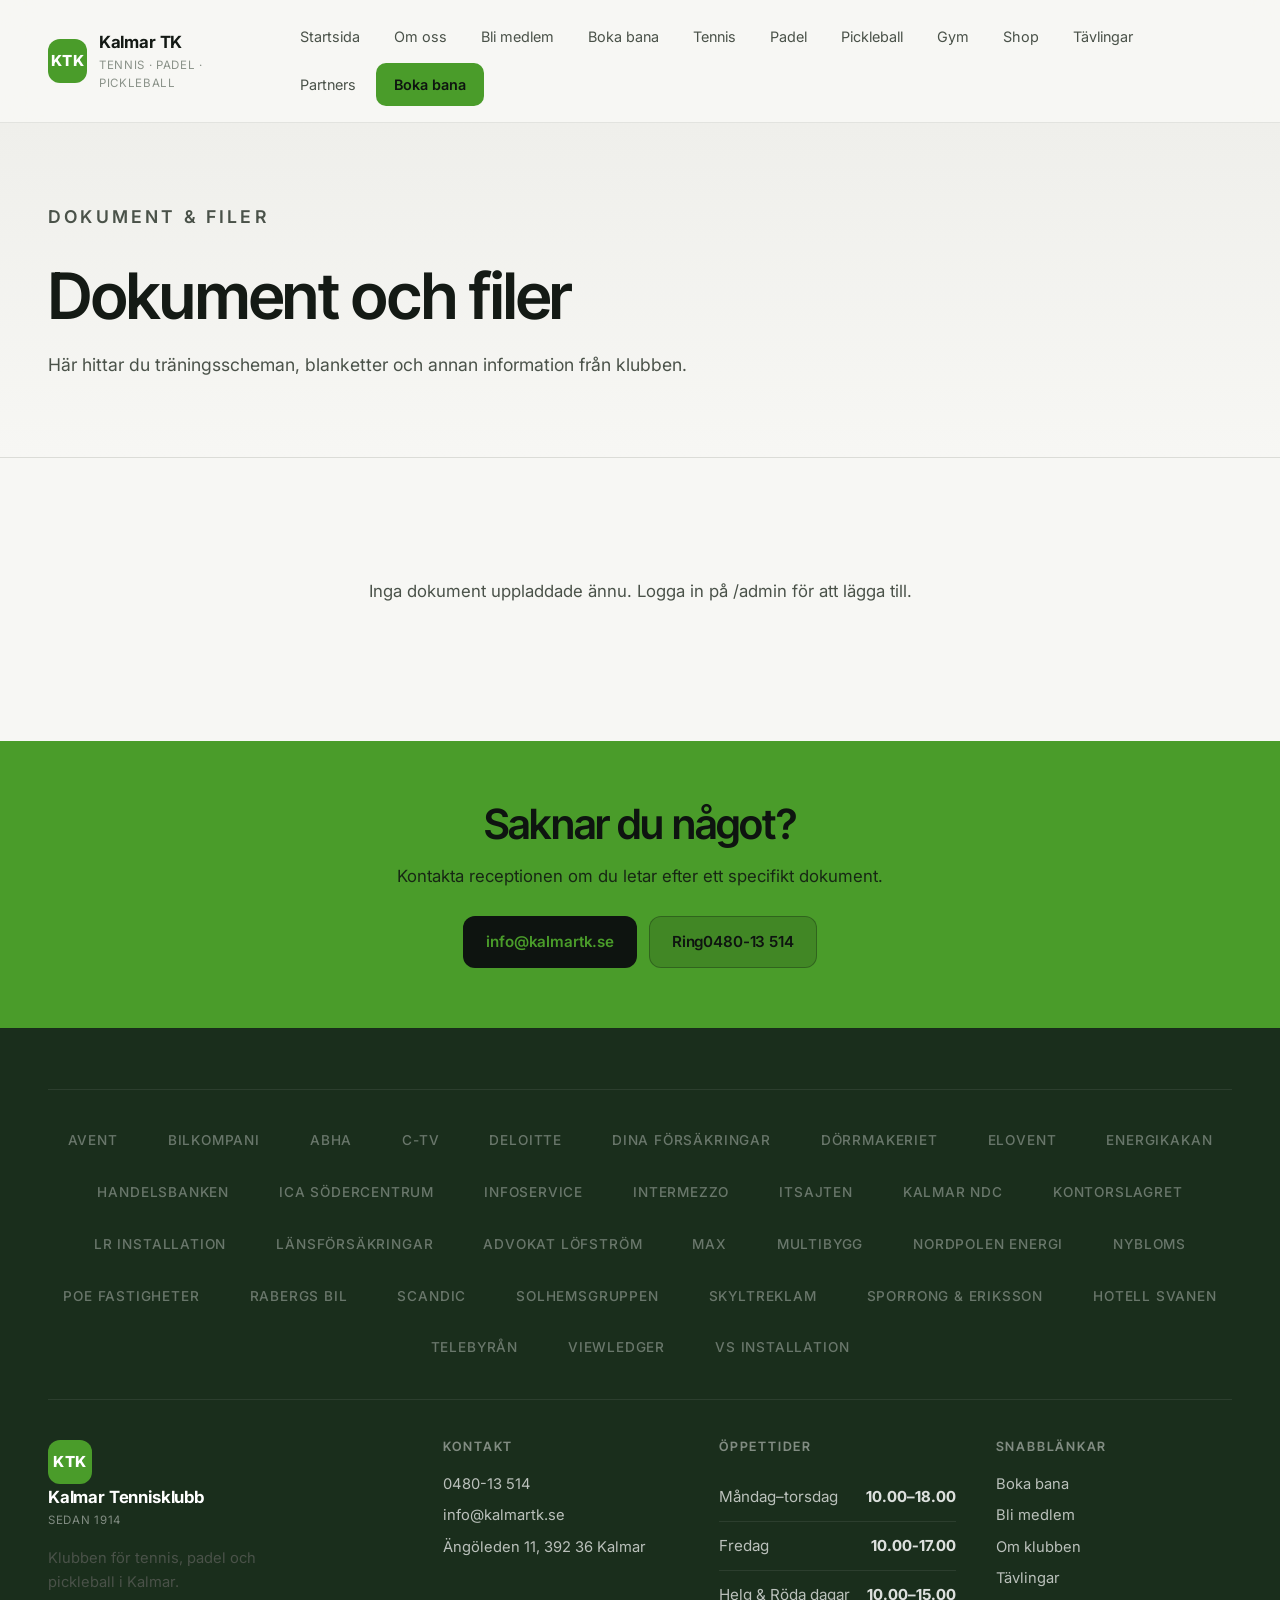
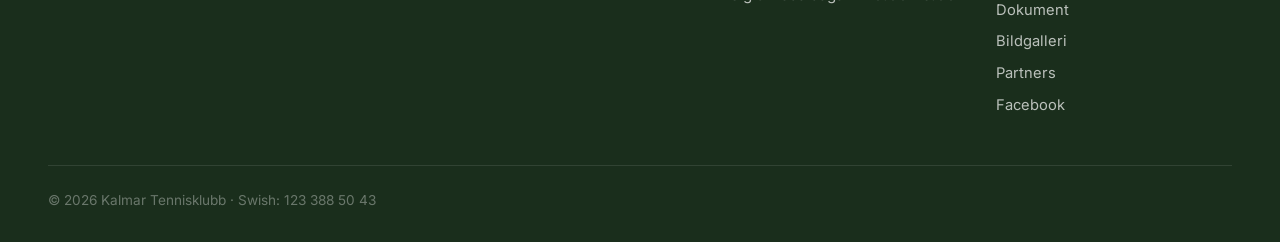
<file: dokument.html>
<!doctype html>
<html lang="sv">
  <head>
    <meta charset="utf-8"/>
    <meta name="viewport" content="width=device-width,initial-scale=1"/>
    <title>Dokument | Kalmar Tennisklubb</title>
    <meta name="description" content="Träningsscheman, blanketter och dokument från Kalmar TK."/>
    <link rel="preconnect" href="https://fonts.googleapis.com"/>
    <link rel="preconnect" href="https://fonts.gstatic.com" crossorigin/>
    <link href="https://fonts.googleapis.com/css2?family=Inter:wght@400;500;600;700&family=Inter+Tight:wght@500;600;700&display=swap" rel="stylesheet"/>
    <link rel="stylesheet" href="css/styles.css"/>
    <link rel="icon" type="image/svg+xml" href="favicon.svg"/>
    <meta name="theme-color" content="#f7f7f4"/>
    <meta property="og:type" content="website"/>
    <meta property="og:title" content="Dokument"/>
    <meta property="og:description" content="Träningsscheman, blanketter och dokument från Kalmar TK."/>
    <meta property="og:image" content="og-image.png"/>
    <meta property="og:locale" content="sv_SE"/>
    <meta property="og:site_name" content="Kalmar Tennisklubb"/>
  </head>
  <body data-page="dokument">
    <header class="site-header">
      <a class="brand" href="index.html">
        <span class="brand-mark">KTK</span>
        <span><strong>Kalmar TK</strong><small>Tennis · Padel · Pickleball</small></span>
      </a>
      <button class="menu-button" type="button" aria-label="Öppna meny" aria-expanded="false" data-menu-button>
        <span></span><span></span>
      </button>
      <nav class="main-nav" data-nav>
        <a href="index.html">Startsida</a>
        <a href="om-oss.html">Om oss</a>
        <a href="bli-medlem.html">Bli medlem</a>
        <a href="boka-bana.html">Boka bana</a>
        <a href="tennis.html">Tennis</a>
        <a href="padel.html">Padel</a>
        <a href="pickleball.html">Pickleball</a>
        <a href="gym.html">Gym</a>
        <a href="shop.html">Shop</a>
        <a href="tavlingar.html">Tävlingar</a>
        <a href="partner.html">Partners</a>
        <a class="nav-cta" href="boka-bana.html">Boka bana</a>
      </nav>
    </header>
    <main>
      <section class="page-hero">
        <div class="page-hero-inner">
          <p class="eyebrow">Dokument & filer</p>
          <h1 data-dok-rubrik>Dokument och filer</h1>
          <p data-dok-ingress></p>
        </div>
      </section>

      <section>
        <div class="section-inner">
          <div data-dokument-lista></div>
          <p data-dokument-tom style="display:none;text-align:center;color:var(--ink-muted);padding:40px 0;font-size:1.05rem">Inga dokument uppladdade ännu. Logga in på /admin för att lägga till.</p>
        </div>
      </section>

      <section class="cta-strip">
        <div class="cta-strip-inner">
          <h2>Saknar du något?</h2>
          <p>Kontakta receptionen om du letar efter ett specifikt dokument.</p>
          <div class="hero-actions" style="justify-content:center">
            <a class="button dark" href="mailto:info@kalmartk.se">info@kalmartk.se</a>
            <a class="button" style="background:rgba(14,20,16,.15);color:#0e1410;border:1px solid rgba(14,20,16,.3)" href="tel:048013514">Ring <span data-telefon>0480-13 514</span></a>
          </div>
        </div>
      </section>
    </main>
    <footer class="footer">
      <div class="partners-strip" data-partner-strip><span>Avent</span><span>Bilkompani</span><span>ABHA</span><span>C-TV</span>
<span>Deloitte</span><span>Dina Försäkringar</span><span>Dörrmakeriet</span><span>Elovent</span>
<span>Energikakan</span><span>Handelsbanken</span><span>ICA Södercentrum</span><span>Infoservice</span>
<span>Intermezzo</span><span>ITsajten</span><span>Kalmar NDC</span><span>Kontorslagret</span>
<span>LR Installation</span><span>Länsförsäkringar</span><span>Advokat Löfström</span><span>MAX</span>
<span>Multibygg</span><span>Nordpolen Energi</span><span>Nybloms</span><span>POE Fastigheter</span>
<span>Rabergs Bil</span><span>Scandic</span><span>Solhemsgruppen</span><span>Skyltreklam</span>
<span>Sporrong &amp; Eriksson</span><span>Hotell Svanen</span><span>Telebyrån</span>
<span>Viewledger</span><span>VS Installation</span></div>
      <div class="footer-inner">
        <div class="footer-col">
          <a class="brand" href="index.html" style="margin-bottom:18px">
            <span class="brand-mark">KTK</span>
            <span><strong>Kalmar Tennisklubb</strong><small>Sedan 1914</small></span>
          </a>
          <p style="color:var(--ink-muted);font-size:.92rem;max-width:30ch">Klubben för tennis, padel och pickleball i Kalmar.</p>
        </div>
        <div class="footer-col">
          <h4>Kontakt</h4>
          <a href="tel:048013514" data-telefon>0480-13 514</a>
          <a href="mailto:info@kalmartk.se" data-epost>info@kalmartk.se</a>
          <p data-adress>Ängöleden 11, 392 36 Kalmar</p>
        </div>
        <div class="footer-col">
          <h4>Öppettider</h4>
          <ul class="hours-list" data-oppettider style="list-style:none;padding:0;margin:0"></ul>
        </div>
        <div class="footer-col">
          <h4>Snabblänkar</h4>
          <a href="boka-bana.html">Boka bana</a>
          <a href="bli-medlem.html">Bli medlem</a>
          <a href="om-oss.html">Om klubben</a>
          <a href="tavlingar.html">Tävlingar</a>
          <a href="dokument.html">Dokument</a>
          <a href="galleri.html">Bildgalleri</a>
          <a href="partner.html">Partners</a>
          <a href="https://www.facebook.com/KalmarTennisklubb" target="_blank" rel="noreferrer">Facebook</a>
        </div>
      </div>
      <div class="footer-bottom">
        <span>© 2026 Kalmar Tennisklubb · Swish: <span data-swish>123 388 50 43</span></span>
      </div>
    </footer>
    <script src="js/script.js"></script>
  </body>
</html>
</file>
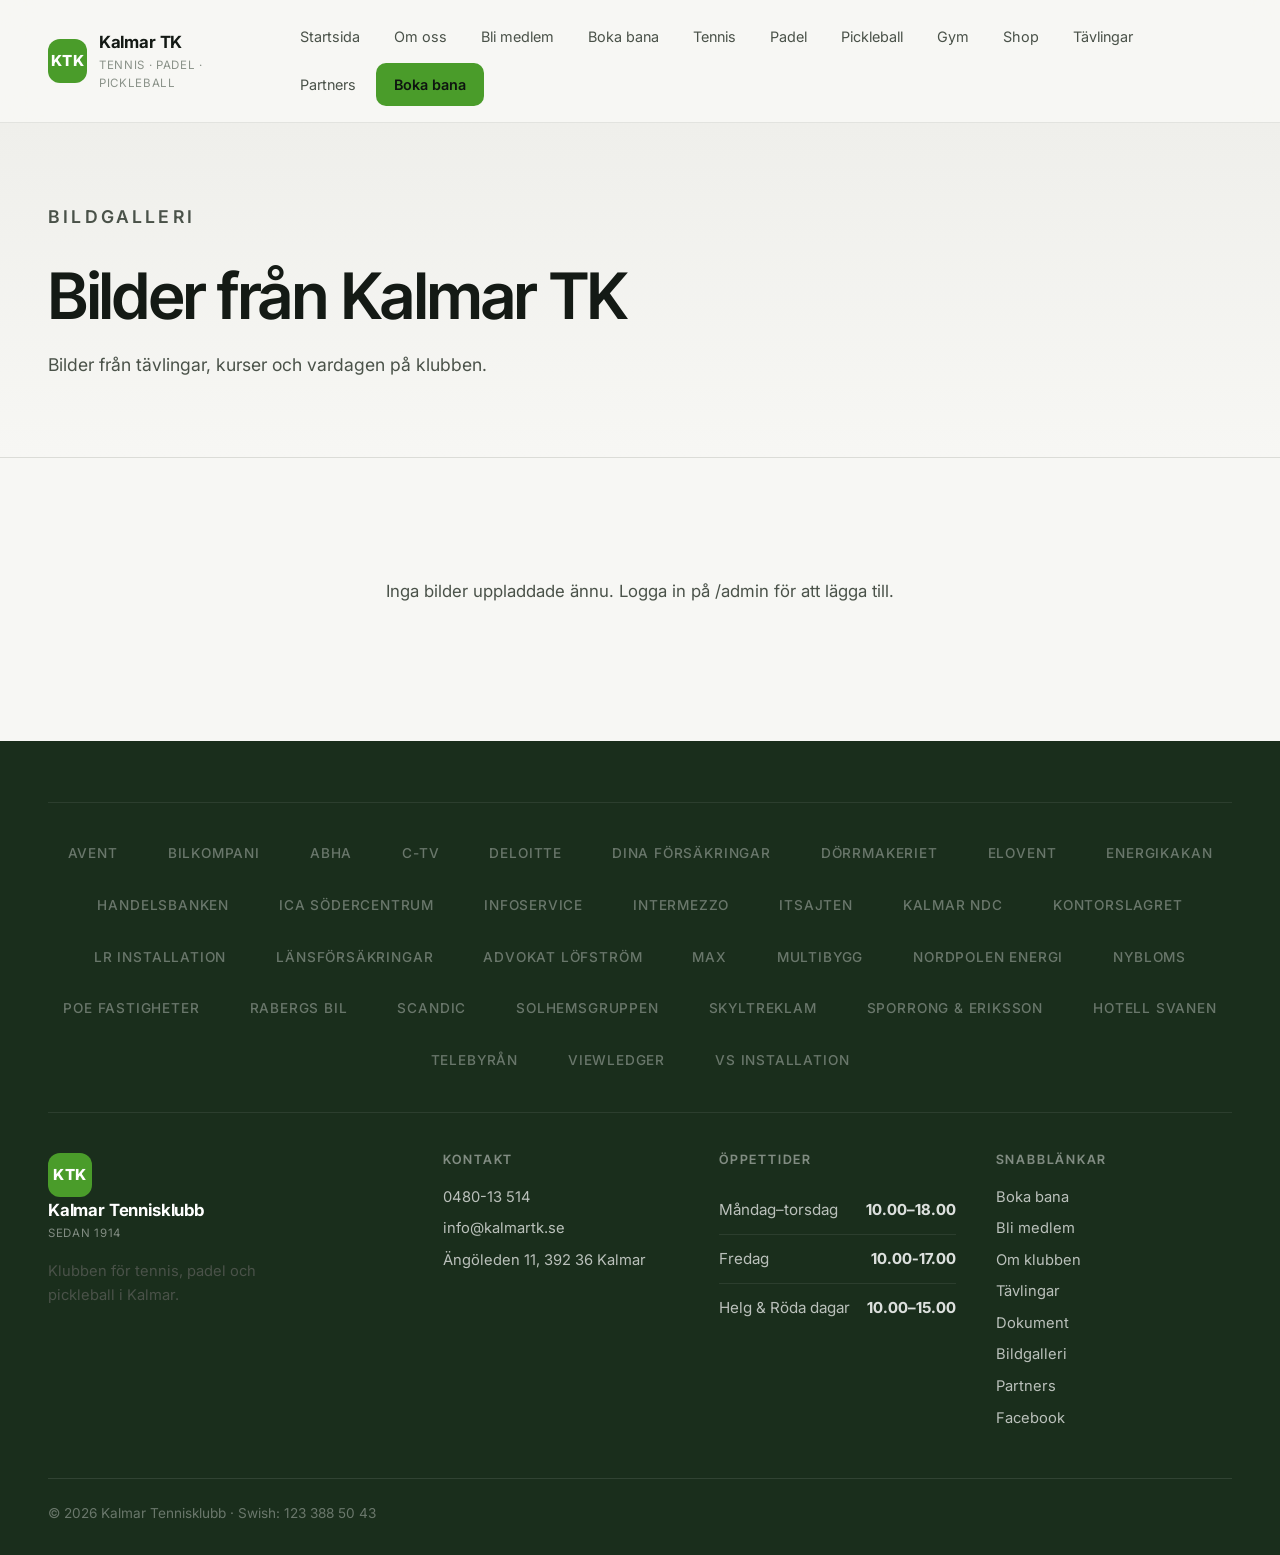
<file: galleri.html>
<!doctype html>
<html lang="sv">
  <head>
    <meta charset="utf-8"/>
    <meta name="viewport" content="width=device-width,initial-scale=1"/>
    <title>Bildgalleri | Kalmar Tennisklubb</title>
    <meta name="description" content="Bilder från tävlingar, kurser och vardagen på Kalmar TK."/>
    <link rel="preconnect" href="https://fonts.googleapis.com"/>
    <link rel="preconnect" href="https://fonts.gstatic.com" crossorigin/>
    <link href="https://fonts.googleapis.com/css2?family=Inter:wght@400;500;600;700&family=Inter+Tight:wght@500;600;700&display=swap" rel="stylesheet"/>
    <link rel="stylesheet" href="css/styles.css"/>
    <link rel="icon" type="image/svg+xml" href="favicon.svg"/>
    <meta name="theme-color" content="#f7f7f4"/>
    <meta property="og:type" content="website"/>
    <meta property="og:title" content="Bildgalleri"/>
    <meta property="og:description" content="Bilder från tävlingar, kurser och vardagen på Kalmar TK."/>
    <meta property="og:image" content="og-image.png"/>
    <meta property="og:locale" content="sv_SE"/>
    <meta property="og:site_name" content="Kalmar Tennisklubb"/>
  </head>
  <body data-page="galleri">
    <header class="site-header">
      <a class="brand" href="index.html">
        <span class="brand-mark">KTK</span>
        <span><strong>Kalmar TK</strong><small>Tennis · Padel · Pickleball</small></span>
      </a>
      <button class="menu-button" type="button" aria-label="Öppna meny" aria-expanded="false" data-menu-button>
        <span></span><span></span>
      </button>
      <nav class="main-nav" data-nav>
        <a href="index.html">Startsida</a>
        <a href="om-oss.html">Om oss</a>
        <a href="bli-medlem.html">Bli medlem</a>
        <a href="boka-bana.html">Boka bana</a>
        <a href="tennis.html">Tennis</a>
        <a href="padel.html">Padel</a>
        <a href="pickleball.html">Pickleball</a>
        <a href="gym.html">Gym</a>
        <a href="shop.html">Shop</a>
        <a href="tavlingar.html">Tävlingar</a>
        <a href="partner.html">Partners</a>
        <a class="nav-cta" href="boka-bana.html">Boka bana</a>
      </nav>
    </header>
    <main>
      <section class="page-hero">
        <div class="page-hero-inner">
          <p class="eyebrow">Bildgalleri</p>
          <h1 data-galleri-rubrik>Bilder från Kalmar TK</h1>
          <p data-galleri-ingress></p>
        </div>
      </section>

      <section>
        <div class="section-inner">
          <div class="gallery-grid" data-galleri-bilder></div>
          <p data-galleri-tom style="display:none;text-align:center;color:var(--ink-muted);padding:40px 0;font-size:1.05rem">Inga bilder uppladdade ännu. Logga in på /admin för att lägga till.</p>
        </div>
      </section>
    </main>
    <footer class="footer">
      <div class="partners-strip" data-partner-strip><span>Avent</span><span>Bilkompani</span><span>ABHA</span><span>C-TV</span>
<span>Deloitte</span><span>Dina Försäkringar</span><span>Dörrmakeriet</span><span>Elovent</span>
<span>Energikakan</span><span>Handelsbanken</span><span>ICA Södercentrum</span><span>Infoservice</span>
<span>Intermezzo</span><span>ITsajten</span><span>Kalmar NDC</span><span>Kontorslagret</span>
<span>LR Installation</span><span>Länsförsäkringar</span><span>Advokat Löfström</span><span>MAX</span>
<span>Multibygg</span><span>Nordpolen Energi</span><span>Nybloms</span><span>POE Fastigheter</span>
<span>Rabergs Bil</span><span>Scandic</span><span>Solhemsgruppen</span><span>Skyltreklam</span>
<span>Sporrong &amp; Eriksson</span><span>Hotell Svanen</span><span>Telebyrån</span>
<span>Viewledger</span><span>VS Installation</span></div>
      <div class="footer-inner">
        <div class="footer-col">
          <a class="brand" href="index.html" style="margin-bottom:18px">
            <span class="brand-mark">KTK</span>
            <span><strong>Kalmar Tennisklubb</strong><small>Sedan 1914</small></span>
          </a>
          <p style="color:var(--ink-muted);font-size:.92rem;max-width:30ch">Klubben för tennis, padel och pickleball i Kalmar.</p>
        </div>
        <div class="footer-col">
          <h4>Kontakt</h4>
          <a href="tel:048013514" data-telefon>0480-13 514</a>
          <a href="mailto:info@kalmartk.se" data-epost>info@kalmartk.se</a>
          <p data-adress>Ängöleden 11, 392 36 Kalmar</p>
        </div>
        <div class="footer-col">
          <h4>Öppettider</h4>
          <ul class="hours-list" data-oppettider style="list-style:none;padding:0;margin:0"></ul>
        </div>
        <div class="footer-col">
          <h4>Snabblänkar</h4>
          <a href="boka-bana.html">Boka bana</a>
          <a href="bli-medlem.html">Bli medlem</a>
          <a href="om-oss.html">Om klubben</a>
          <a href="tavlingar.html">Tävlingar</a>
          <a href="dokument.html">Dokument</a>
          <a href="galleri.html">Bildgalleri</a>
          <a href="partner.html">Partners</a>
          <a href="https://www.facebook.com/KalmarTennisklubb" target="_blank" rel="noreferrer">Facebook</a>
        </div>
      </div>
      <div class="footer-bottom">
        <span>© 2026 Kalmar Tennisklubb · Swish: <span data-swish>123 388 50 43</span></span>
      </div>
    </footer>
    <script src="js/script.js"></script>
  </body>
</html>
</file>
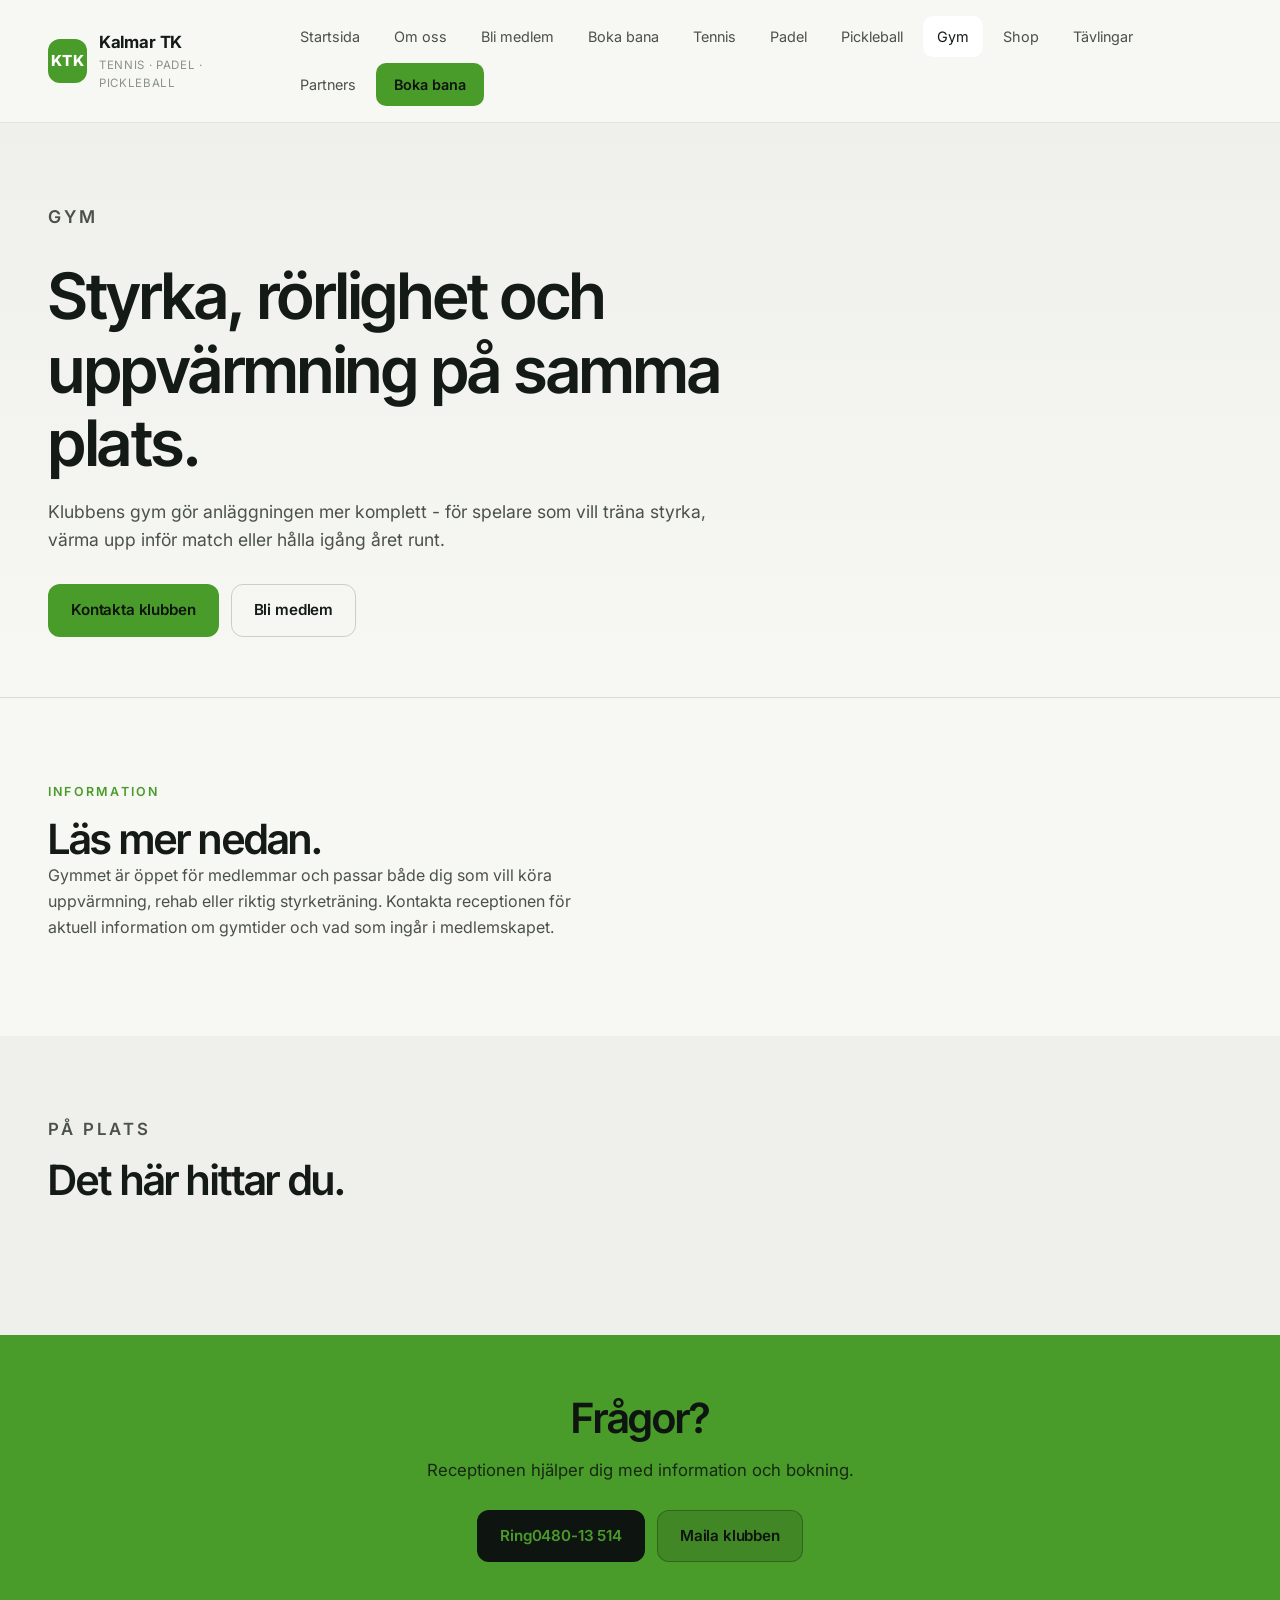
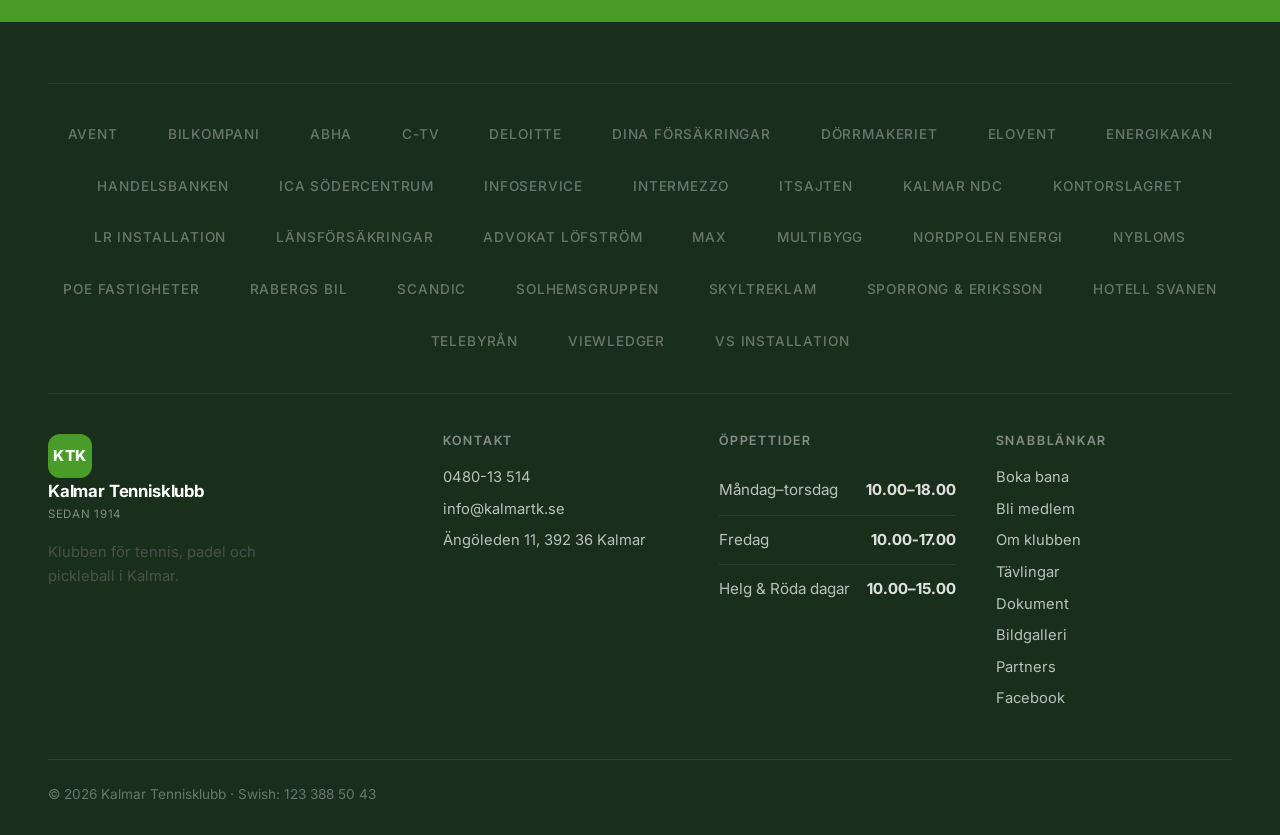
<file: gym.html>
<!doctype html>
<html lang="sv">
  <head>
    <meta charset="utf-8"/>
    <meta name="viewport" content="width=device-width,initial-scale=1"/>
    <title>Gym | Kalmar Tennisklubb</title>
    <meta name="description" content="Gym för medlemmar på Kalmar TK."/>
    <link rel="preconnect" href="https://fonts.googleapis.com"/>
    <link rel="preconnect" href="https://fonts.gstatic.com" crossorigin/>
    <link href="https://fonts.googleapis.com/css2?family=Inter:wght@400;500;600;700&family=Inter+Tight:wght@500;600;700&display=swap" rel="stylesheet"/>
    <link rel="stylesheet" href="css/styles.css"/>
    <link rel="icon" type="image/svg+xml" href="favicon.svg"/>
    <meta name="theme-color" content="#f7f7f4"/>
    <meta property="og:type" content="website"/>
    <meta property="og:title" content="Gym"/>
    <meta property="og:description" content="Gym för medlemmar på Kalmar TK."/>
    <meta property="og:image" content="og-image.png"/>
    <meta property="og:locale" content="sv_SE"/>
    <meta property="og:site_name" content="Kalmar Tennisklubb"/>
  </head>
  <body data-page="gym">
    <header class="site-header">
      <a class="brand" href="index.html">
        <span class="brand-mark">KTK</span>
        <span><strong>Kalmar TK</strong><small>Tennis · Padel · Pickleball</small></span>
      </a>
      <button class="menu-button" type="button" aria-label="Öppna meny" aria-expanded="false" data-menu-button>
        <span></span><span></span>
      </button>
      <nav class="main-nav" data-nav>
        <a href="index.html">Startsida</a>
        <a href="om-oss.html">Om oss</a>
        <a href="bli-medlem.html">Bli medlem</a>
        <a href="boka-bana.html">Boka bana</a>
        <a href="tennis.html">Tennis</a>
        <a href="padel.html">Padel</a>
        <a href="pickleball.html">Pickleball</a>
        <a href="gym.html" class="active">Gym</a>
        <a href="shop.html">Shop</a>
        <a href="tavlingar.html">Tävlingar</a>
        <a href="partner.html">Partners</a>
        <a class="nav-cta" href="boka-bana.html">Boka bana</a>
      </nav>
    </header>
    <main>
      <section class="page-hero">
        <div class="page-hero-inner">
          <p class="eyebrow">Gym</p>
          <h1 data-rubrik></h1>
          <p data-ingress></p>
          <div class="hero-actions" style="margin-top:30px">
            <a class="button primary" href="mailto:info@kalmartk.se">Kontakta klubben</a>
            <a class="button outline" href="bli-medlem.html">Bli medlem</a>
          </div>
        </div>
      </section>

      <section>
        <div class="section-inner">
          <div class="two-col">
            <div data-bild-wrap style="border-radius:var(--radius);overflow:hidden;aspect-ratio:4/3">
              <img data-bild alt="" style="width:100%;height:100%;object-fit:cover"/>
            </div>
            <div>
              <p class="eyebrow">Information</p>
              <h2>Läs mer nedan.</h2>
              <p style="color:var(--ink-muted)" data-text></p>
            </div>
          </div>
        </div>
      </section>

      <section style="background:var(--bg-elev)">
        <div class="section-inner">
          <div class="section-heading">
            <p class="eyebrow">På plats</p>
            <h2>Det här hittar du.</h2>
          </div>
          <div class="feature-list" data-funktioner></div>
        </div>
      </section>

      <section class="cta-strip">
        <div class="cta-strip-inner">
          <h2>Frågor?</h2>
          <p>Receptionen hjälper dig med information och bokning.</p>
          <div class="hero-actions" style="justify-content:center">
            <a class="button dark" href="tel:048013514">Ring <span data-telefon>0480-13 514</span></a>
            <a class="button" style="background:rgba(14,20,16,.15);color:#0e1410;border:1px solid rgba(14,20,16,.3)" href="mailto:info@kalmartk.se">Maila klubben</a>
          </div>
        </div>
      </section>
    </main>
    <footer class="footer">
      <div class="partners-strip" data-partner-strip><span>Avent</span><span>Bilkompani</span><span>ABHA</span><span>C-TV</span>
<span>Deloitte</span><span>Dina Försäkringar</span><span>Dörrmakeriet</span><span>Elovent</span>
<span>Energikakan</span><span>Handelsbanken</span><span>ICA Södercentrum</span><span>Infoservice</span>
<span>Intermezzo</span><span>ITsajten</span><span>Kalmar NDC</span><span>Kontorslagret</span>
<span>LR Installation</span><span>Länsförsäkringar</span><span>Advokat Löfström</span><span>MAX</span>
<span>Multibygg</span><span>Nordpolen Energi</span><span>Nybloms</span><span>POE Fastigheter</span>
<span>Rabergs Bil</span><span>Scandic</span><span>Solhemsgruppen</span><span>Skyltreklam</span>
<span>Sporrong &amp; Eriksson</span><span>Hotell Svanen</span><span>Telebyrån</span>
<span>Viewledger</span><span>VS Installation</span></div>
      <div class="footer-inner">
        <div class="footer-col">
          <a class="brand" href="index.html" style="margin-bottom:18px">
            <span class="brand-mark">KTK</span>
            <span><strong>Kalmar Tennisklubb</strong><small>Sedan 1914</small></span>
          </a>
          <p style="color:var(--ink-muted);font-size:.92rem;max-width:30ch">Klubben för tennis, padel och pickleball i Kalmar.</p>
        </div>
        <div class="footer-col">
          <h4>Kontakt</h4>
          <a href="tel:048013514" data-telefon>0480-13 514</a>
          <a href="mailto:info@kalmartk.se" data-epost>info@kalmartk.se</a>
          <p data-adress>Ängöleden 11, 392 36 Kalmar</p>
        </div>
        <div class="footer-col">
          <h4>Öppettider</h4>
          <ul class="hours-list" data-oppettider style="list-style:none;padding:0;margin:0"></ul>
        </div>
        <div class="footer-col">
          <h4>Snabblänkar</h4>
          <a href="boka-bana.html">Boka bana</a>
          <a href="bli-medlem.html">Bli medlem</a>
          <a href="om-oss.html">Om klubben</a>
          <a href="tavlingar.html">Tävlingar</a>
          <a href="dokument.html">Dokument</a>
          <a href="galleri.html">Bildgalleri</a>
          <a href="partner.html">Partners</a>
          <a href="https://www.facebook.com/KalmarTennisklubb" target="_blank" rel="noreferrer">Facebook</a>
        </div>
      </div>
      <div class="footer-bottom">
        <span>© 2026 Kalmar Tennisklubb · Swish: <span data-swish>123 388 50 43</span></span>
      </div>
    </footer>
    <script src="js/script.js"></script>
  </body>
</html>
</file>
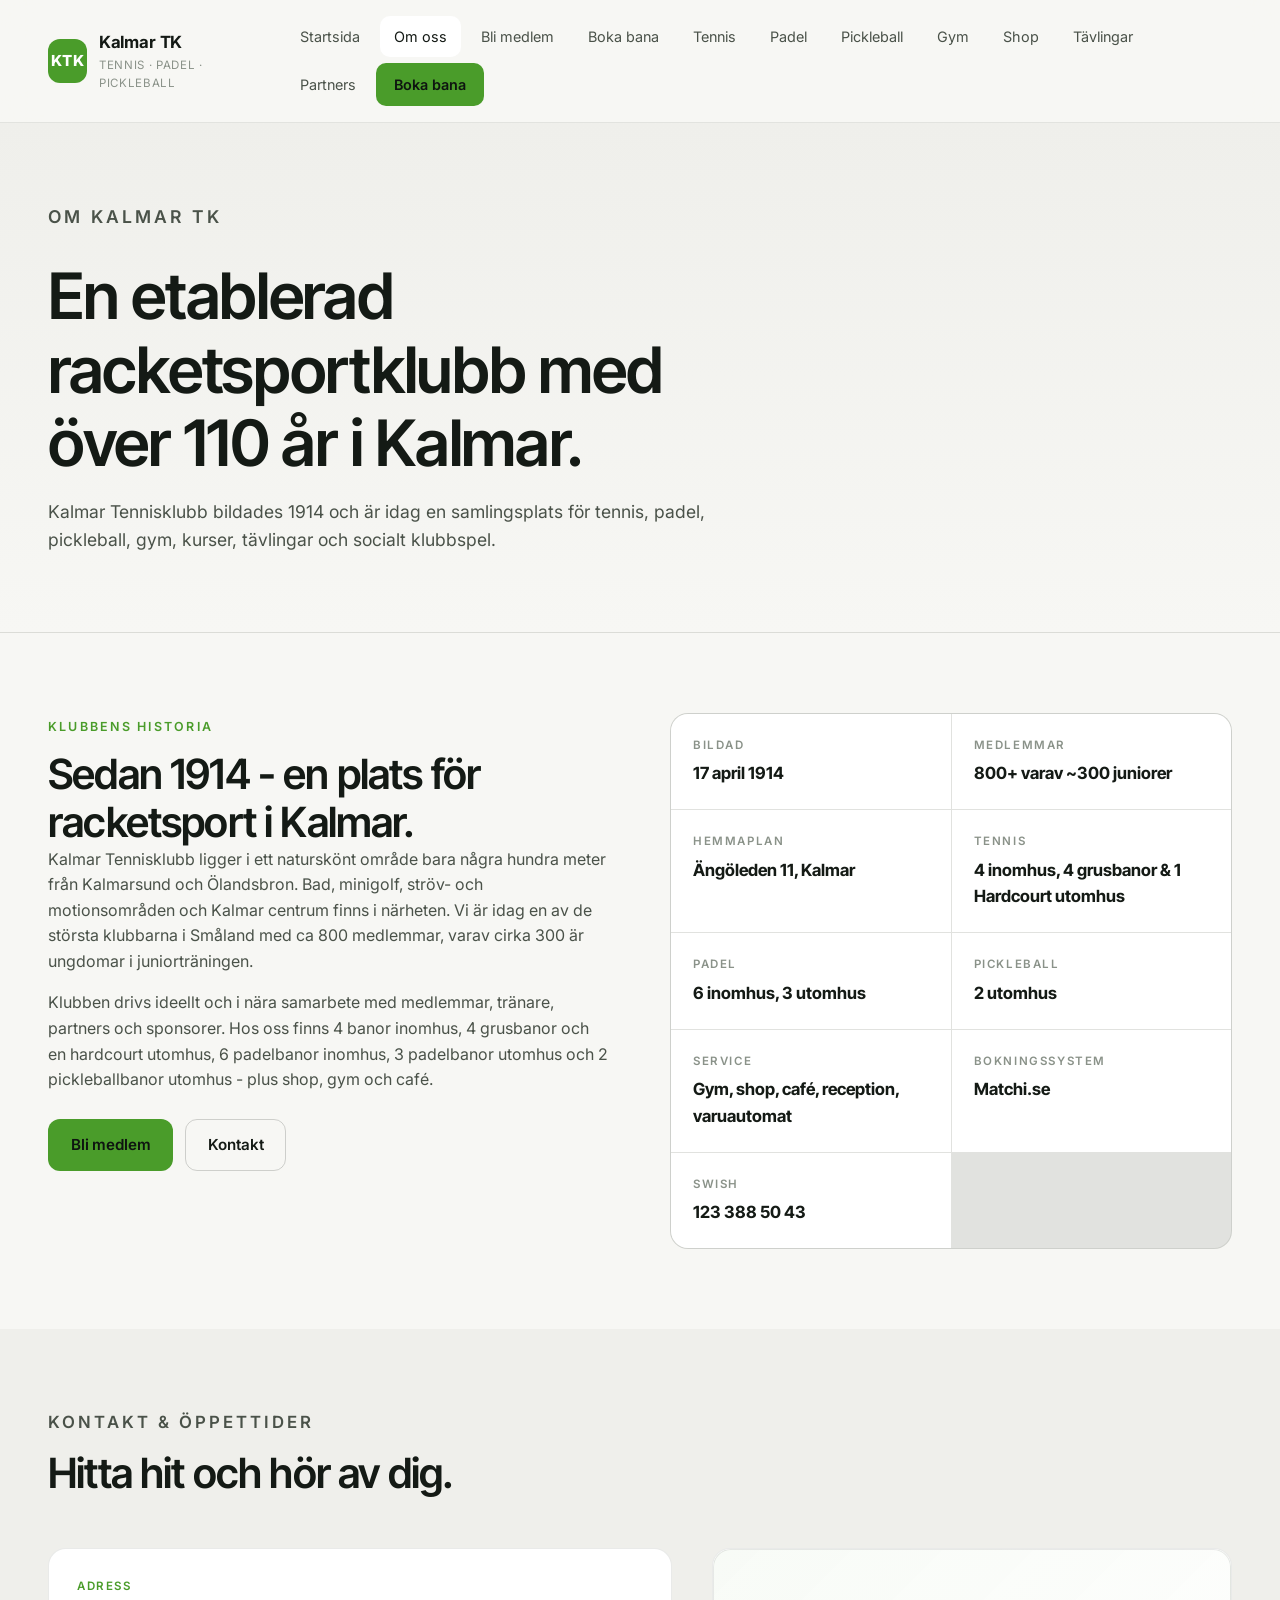
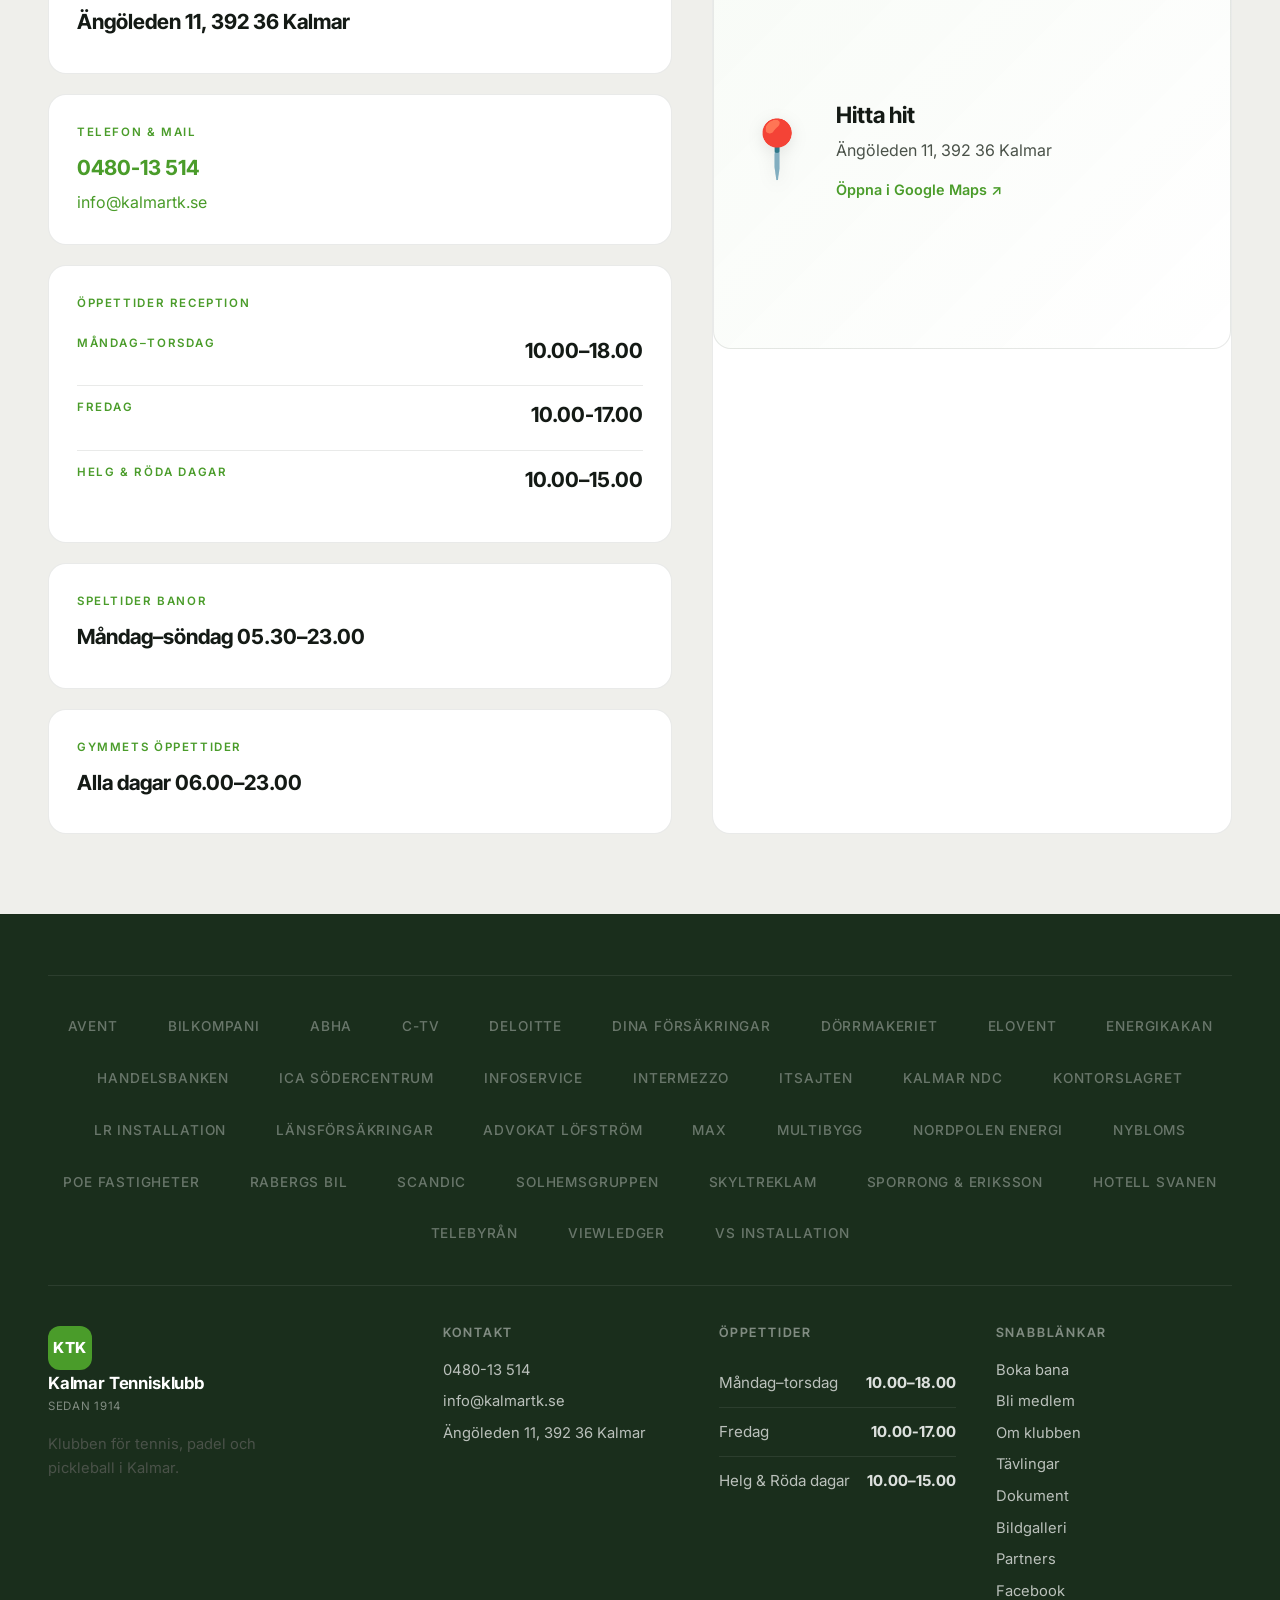
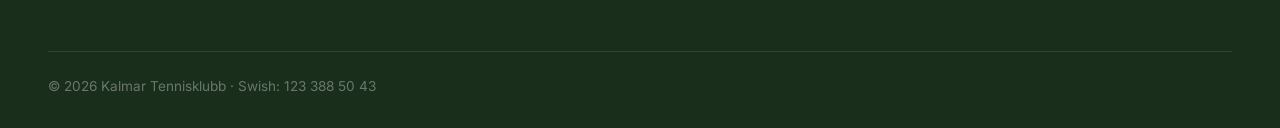
<file: om-oss.html>
<!doctype html>
<html lang="sv">
  <head>
    <meta charset="utf-8"/>
    <meta name="viewport" content="width=device-width,initial-scale=1"/>
    <title>Om oss | Kalmar Tennisklubb</title>
    <meta name="description" content="Om Kalmar Tennisklubb - en racketsportklubb med över 110 års historia."/>
    <link rel="preconnect" href="https://fonts.googleapis.com"/>
    <link rel="preconnect" href="https://fonts.gstatic.com" crossorigin/>
    <link href="https://fonts.googleapis.com/css2?family=Inter:wght@400;500;600;700&family=Inter+Tight:wght@500;600;700&display=swap" rel="stylesheet"/>
    <link rel="stylesheet" href="css/styles.css"/>
    <link rel="icon" type="image/svg+xml" href="favicon.svg"/>
    <meta name="theme-color" content="#f7f7f4"/>
    <meta property="og:type" content="website"/>
    <meta property="og:title" content="Om oss"/>
    <meta property="og:description" content="Om Kalmar Tennisklubb - en racketsportklubb med över 110 års historia."/>
    <meta property="og:image" content="og-image.png"/>
    <meta property="og:locale" content="sv_SE"/>
    <meta property="og:site_name" content="Kalmar Tennisklubb"/>
  </head>
  <body data-page="om-oss">
    <header class="site-header">
      <a class="brand" href="index.html">
        <span class="brand-mark">KTK</span>
        <span><strong>Kalmar TK</strong><small>Tennis · Padel · Pickleball</small></span>
      </a>
      <button class="menu-button" type="button" aria-label="Öppna meny" aria-expanded="false" data-menu-button>
        <span></span><span></span>
      </button>
      <nav class="main-nav" data-nav>
        <a href="index.html">Startsida</a>
        <a href="om-oss.html" class="active">Om oss</a>
        <a href="bli-medlem.html">Bli medlem</a>
        <a href="boka-bana.html">Boka bana</a>
        <a href="tennis.html">Tennis</a>
        <a href="padel.html">Padel</a>
        <a href="pickleball.html">Pickleball</a>
        <a href="gym.html">Gym</a>
        <a href="shop.html">Shop</a>
        <a href="tavlingar.html">Tävlingar</a>
        <a href="partner.html">Partners</a>
        <a class="nav-cta" href="boka-bana.html">Boka bana</a>
      </nav>
    </header>
    <main>
      <section class="page-hero">
        <div class="page-hero-inner">
          <p class="eyebrow">Om Kalmar TK</p>
          <h1 data-om-rubrik>En etablerad racketsportklubb med över 110 år i Kalmar.</h1>
          <p data-om-ingress></p>
        </div>
      </section>

      <section>
        <div class="section-inner">
          <div class="two-col">
            <div>
              <p class="eyebrow">Klubbens historia</p>
              <h2>Sedan 1914 - en plats för racketsport i Kalmar.</h2>
              <p style="color:var(--ink-muted)" data-om-text1></p>
              <p style="color:var(--ink-muted)" data-om-text2></p>
              <div class="hero-actions">
                <a class="button primary" href="bli-medlem.html">Bli medlem</a>
                <a class="button outline" href="#kontakt">Kontakt</a>
              </div>
            </div>
            <div class="about-facts" data-om-fakta></div>
          </div>
        </div>
      </section>

      <section id="kontakt" style="background:var(--bg-elev)">
        <div class="section-inner">
          <div class="section-heading">
            <p class="eyebrow">Kontakt &amp; öppettider</p>
            <h2>Hitta hit och hör av dig.</h2>
          </div>
          <div class="contact-grid">
            <div class="contact-info">
              <article class="contact-card">
                <span>Adress</span>
                <strong data-adress>Ängöleden 11, 392 36 Kalmar</strong>
              </article>
              <article class="contact-card">
                <span>Telefon &amp; mail</span>
                <strong><a data-telefon href="tel:048013514">0480-13 514</a></strong>
                <p><a data-epost href="mailto:info@kalmartk.se">info@kalmartk.se</a></p>
              </article>
              <article class="contact-card">
                <span>Öppettider reception</span>
                <ul class="hours-list" data-oppettider style="list-style:none;padding:0;margin:0"></ul>
              </article>
              <article class="contact-card">
                <span>Speltider banor</span>
                <strong data-speltider>Måndag–söndag 05.30–23.00</strong>
              </article>
              <article class="contact-card">
                <span>Gymmets öppettider</span>
                <strong data-gymtider>Alla dagar 06.00–23.00</strong>
              </article>
            </div>
            <div class="map-placeholder">
              <a class="map-link" href="https://www.google.com/maps/search/?api=1&query=%C3%84ng%C3%B6leden+11%2C+392+36+Kalmar" target="_blank" rel="noreferrer">
                <div class="map-link-icon">📍</div>
                <div class="map-link-text">
                  <strong>Hitta hit</strong>
                  <span>Ängöleden 11, 392 36 Kalmar</span>
                  <em>Öppna i Google Maps ↗</em>
                </div>
              </a>
            </div>
          </div>
        </div>
      </section>
    </main>
    <footer class="footer">
      <div class="partners-strip" data-partner-strip><span>Avent</span><span>Bilkompani</span><span>ABHA</span><span>C-TV</span>
<span>Deloitte</span><span>Dina Försäkringar</span><span>Dörrmakeriet</span><span>Elovent</span>
<span>Energikakan</span><span>Handelsbanken</span><span>ICA Södercentrum</span><span>Infoservice</span>
<span>Intermezzo</span><span>ITsajten</span><span>Kalmar NDC</span><span>Kontorslagret</span>
<span>LR Installation</span><span>Länsförsäkringar</span><span>Advokat Löfström</span><span>MAX</span>
<span>Multibygg</span><span>Nordpolen Energi</span><span>Nybloms</span><span>POE Fastigheter</span>
<span>Rabergs Bil</span><span>Scandic</span><span>Solhemsgruppen</span><span>Skyltreklam</span>
<span>Sporrong &amp; Eriksson</span><span>Hotell Svanen</span><span>Telebyrån</span>
<span>Viewledger</span><span>VS Installation</span></div>
      <div class="footer-inner">
        <div class="footer-col">
          <a class="brand" href="index.html" style="margin-bottom:18px">
            <span class="brand-mark">KTK</span>
            <span><strong>Kalmar Tennisklubb</strong><small>Sedan 1914</small></span>
          </a>
          <p style="color:var(--ink-muted);font-size:.92rem;max-width:30ch">Klubben för tennis, padel och pickleball i Kalmar.</p>
        </div>
        <div class="footer-col">
          <h4>Kontakt</h4>
          <a href="tel:048013514" data-telefon>0480-13 514</a>
          <a href="mailto:info@kalmartk.se" data-epost>info@kalmartk.se</a>
          <p data-adress>Ängöleden 11, 392 36 Kalmar</p>
        </div>
        <div class="footer-col">
          <h4>Öppettider</h4>
          <ul class="hours-list" data-oppettider style="list-style:none;padding:0;margin:0"></ul>
        </div>
        <div class="footer-col">
          <h4>Snabblänkar</h4>
          <a href="boka-bana.html">Boka bana</a>
          <a href="bli-medlem.html">Bli medlem</a>
          <a href="om-oss.html">Om klubben</a>
          <a href="tavlingar.html">Tävlingar</a>
          <a href="dokument.html">Dokument</a>
          <a href="galleri.html">Bildgalleri</a>
          <a href="partner.html">Partners</a>
          <a href="https://www.facebook.com/KalmarTennisklubb" target="_blank" rel="noreferrer">Facebook</a>
        </div>
      </div>
      <div class="footer-bottom">
        <span>© 2026 Kalmar Tennisklubb · Swish: <span data-swish>123 388 50 43</span></span>
      </div>
    </footer>
    <script src="js/script.js"></script>
  </body>
</html>
</file>
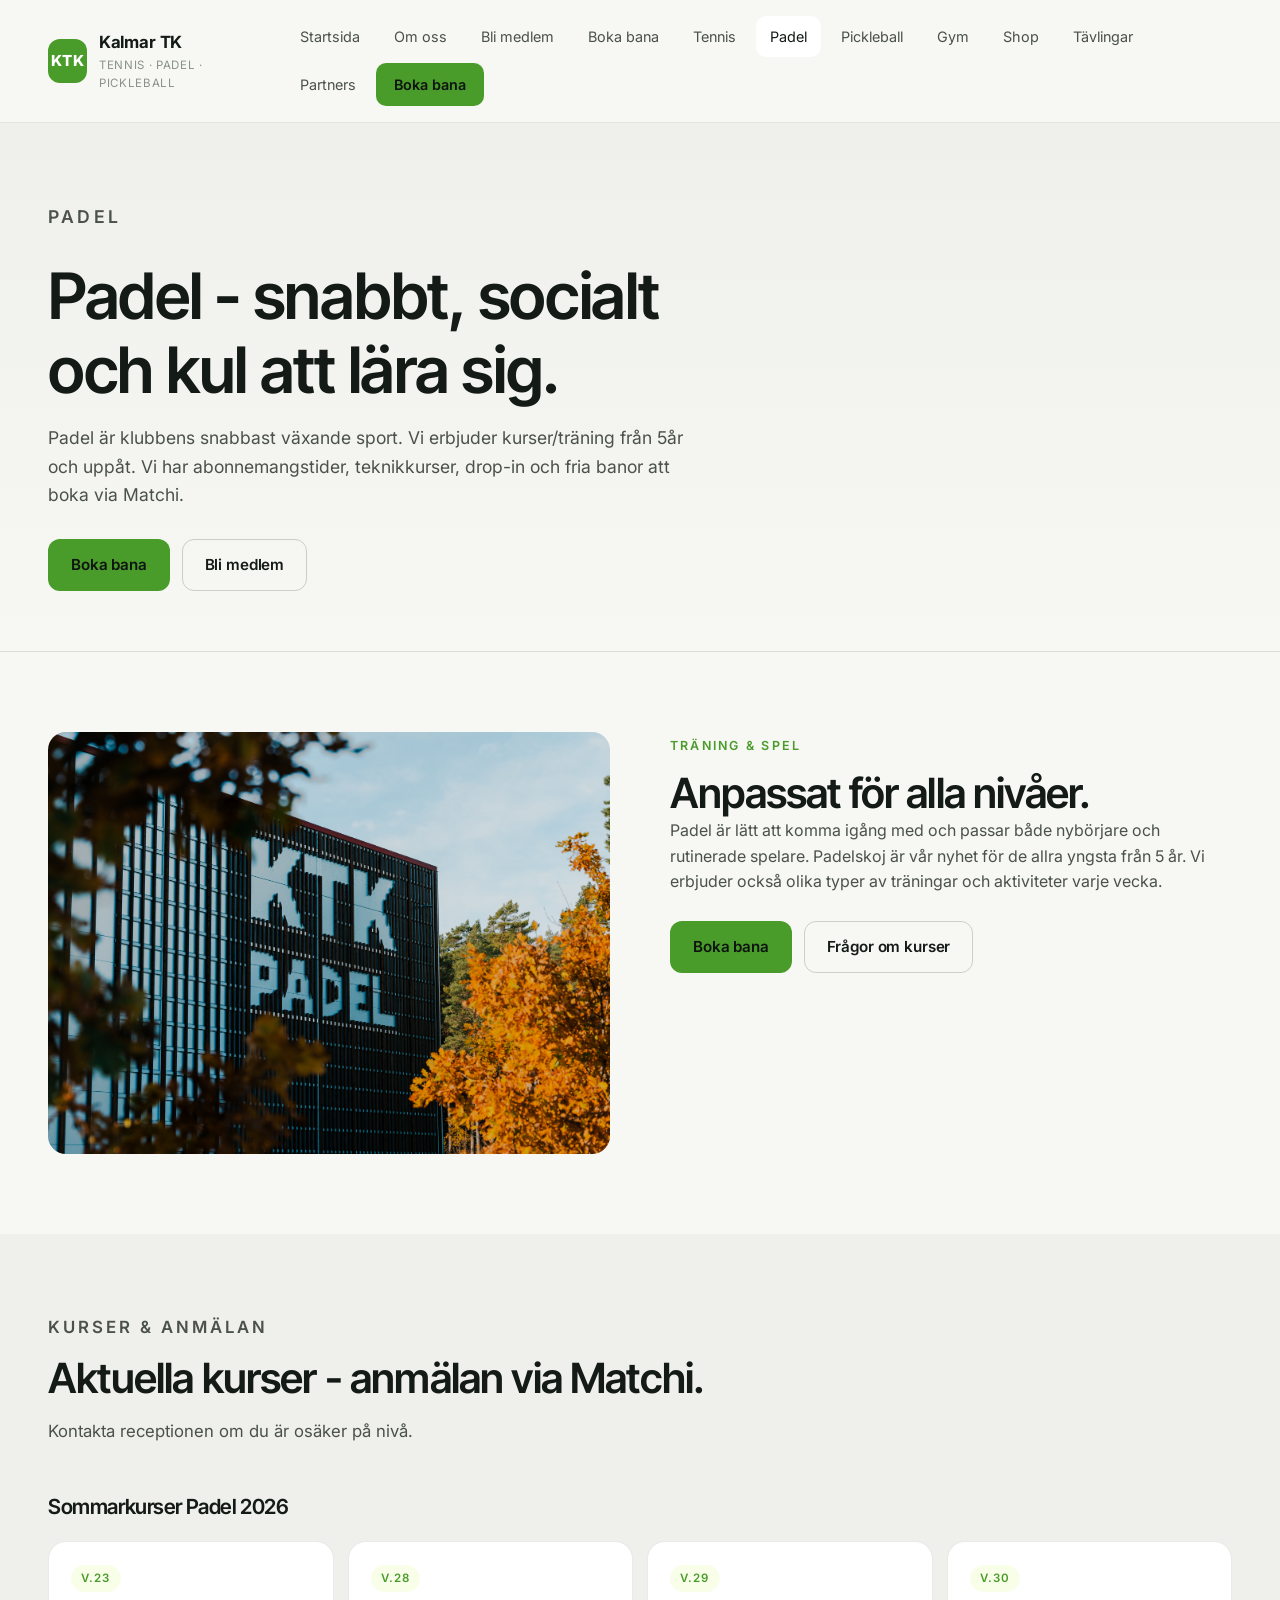
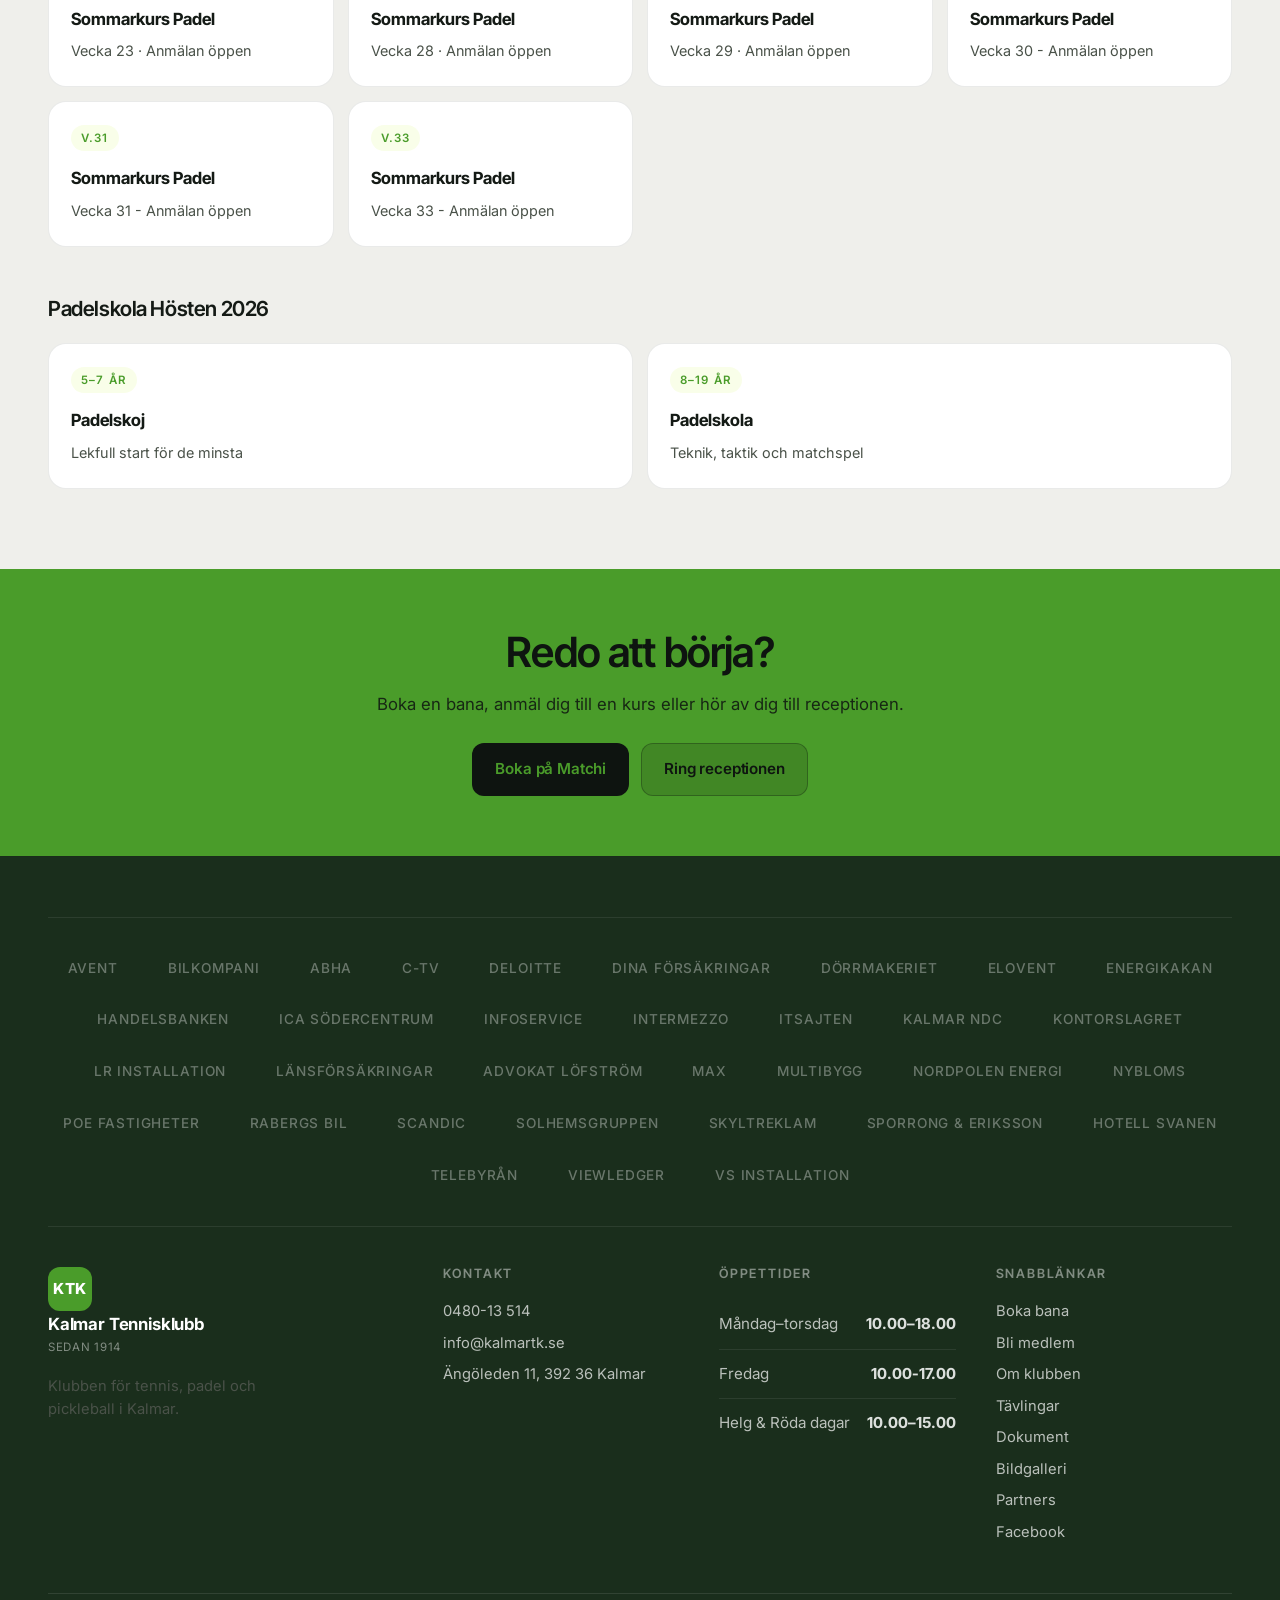
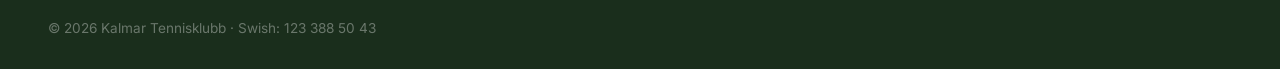
<file: padel.html>
<!doctype html>
<html lang="sv">
  <head>
    <meta charset="utf-8"/>
    <meta name="viewport" content="width=device-width,initial-scale=1"/>
    <title>Padel | Kalmar Tennisklubb</title>
    <meta name="description" content="Padel hos Kalmar TK - padelskola, kurser och banbokning."/>
    <link rel="preconnect" href="https://fonts.googleapis.com"/>
    <link rel="preconnect" href="https://fonts.gstatic.com" crossorigin/>
    <link href="https://fonts.googleapis.com/css2?family=Inter:wght@400;500;600;700&family=Inter+Tight:wght@500;600;700&display=swap" rel="stylesheet"/>
    <link rel="stylesheet" href="css/styles.css"/>
    <link rel="icon" type="image/svg+xml" href="favicon.svg"/>
    <meta name="theme-color" content="#f7f7f4"/>
    <meta property="og:type" content="website"/>
    <meta property="og:title" content="Padel"/>
    <meta property="og:description" content="Padel hos Kalmar TK - padelskola, kurser och banbokning."/>
    <meta property="og:image" content="og-image.png"/>
    <meta property="og:locale" content="sv_SE"/>
    <meta property="og:site_name" content="Kalmar Tennisklubb"/>
  </head>
  <body data-page="padel">
    <header class="site-header">
      <a class="brand" href="index.html">
        <span class="brand-mark">KTK</span>
        <span><strong>Kalmar TK</strong><small>Tennis · Padel · Pickleball</small></span>
      </a>
      <button class="menu-button" type="button" aria-label="Öppna meny" aria-expanded="false" data-menu-button>
        <span></span><span></span>
      </button>
      <nav class="main-nav" data-nav>
        <a href="index.html">Startsida</a>
        <a href="om-oss.html">Om oss</a>
        <a href="bli-medlem.html">Bli medlem</a>
        <a href="boka-bana.html">Boka bana</a>
        <a href="tennis.html">Tennis</a>
        <a href="padel.html" class="active">Padel</a>
        <a href="pickleball.html">Pickleball</a>
        <a href="gym.html">Gym</a>
        <a href="shop.html">Shop</a>
        <a href="tavlingar.html">Tävlingar</a>
        <a href="partner.html">Partners</a>
        <a class="nav-cta" href="boka-bana.html">Boka bana</a>
      </nav>
    </header>
    <main>
      <section class="page-hero">
        <div class="page-hero-inner">
          <p class="eyebrow" id="sport-label">Padel</p>
          <h1 data-sport-rubrik></h1>
          <p data-sport-ingress></p>
          <div class="hero-actions" style="margin-top:30px">
            <a class="button primary" href="https://www.matchi.se/facilities/kalmartk" target="_blank" rel="noreferrer">Boka bana</a>
            <a class="button outline" href="bli-medlem.html">Bli medlem</a>
          </div>
        </div>
      </section>

      <section>
        <div class="section-inner">
          <div class="two-col">
            <div style="border-radius:var(--radius);overflow:hidden;aspect-ratio:4/3">
              <img data-sport-bild alt="" style="width:100%;height:100%;object-fit:cover"/>
            </div>
            <div>
              <p class="eyebrow">Träning &amp; spel</p>
              <h2>Anpassat för alla nivåer.</h2>
              <p style="color:var(--ink-muted)" data-sport-text></p>
              <div class="hero-actions">
                <a class="button primary" href="boka-bana.html">Boka bana</a>
                <a class="button outline" href="mailto:info@kalmartk.se">Frågor om kurser</a>
              </div>
            </div>
          </div>
        </div>
      </section>

      <section style="background:var(--bg-elev)">
        <div class="section-inner">
          <div class="section-heading">
            <p class="eyebrow">Kurser &amp; anmälan</p>
            <h2>Aktuella kurser - anmälan via Matchi.</h2>
            <p>Kontakta receptionen om du är osäker på nivå.</p>
          </div>
          <div data-kurser></div>
        </div>
      </section>

      <section class="cta-strip">
        <div class="cta-strip-inner">
          <h2>Redo att börja?</h2>
          <p>Boka en bana, anmäl dig till en kurs eller hör av dig till receptionen.</p>
          <div class="hero-actions" style="justify-content:center">
            <a class="button dark" href="https://www.matchi.se/facilities/kalmartk" target="_blank" rel="noreferrer">Boka på Matchi</a>
            <a class="button" style="background:rgba(14,20,16,.15);color:#0e1410;border:1px solid rgba(14,20,16,.3)" href="tel:048013514">Ring receptionen</a>
          </div>
        </div>
      </section>
    </main>
    <footer class="footer">
      <div class="partners-strip" data-partner-strip><span>Avent</span><span>Bilkompani</span><span>ABHA</span><span>C-TV</span>
<span>Deloitte</span><span>Dina Försäkringar</span><span>Dörrmakeriet</span><span>Elovent</span>
<span>Energikakan</span><span>Handelsbanken</span><span>ICA Södercentrum</span><span>Infoservice</span>
<span>Intermezzo</span><span>ITsajten</span><span>Kalmar NDC</span><span>Kontorslagret</span>
<span>LR Installation</span><span>Länsförsäkringar</span><span>Advokat Löfström</span><span>MAX</span>
<span>Multibygg</span><span>Nordpolen Energi</span><span>Nybloms</span><span>POE Fastigheter</span>
<span>Rabergs Bil</span><span>Scandic</span><span>Solhemsgruppen</span><span>Skyltreklam</span>
<span>Sporrong &amp; Eriksson</span><span>Hotell Svanen</span><span>Telebyrån</span>
<span>Viewledger</span><span>VS Installation</span></div>
      <div class="footer-inner">
        <div class="footer-col">
          <a class="brand" href="index.html" style="margin-bottom:18px">
            <span class="brand-mark">KTK</span>
            <span><strong>Kalmar Tennisklubb</strong><small>Sedan 1914</small></span>
          </a>
          <p style="color:var(--ink-muted);font-size:.92rem;max-width:30ch">Klubben för tennis, padel och pickleball i Kalmar.</p>
        </div>
        <div class="footer-col">
          <h4>Kontakt</h4>
          <a href="tel:048013514" data-telefon>0480-13 514</a>
          <a href="mailto:info@kalmartk.se" data-epost>info@kalmartk.se</a>
          <p data-adress>Ängöleden 11, 392 36 Kalmar</p>
        </div>
        <div class="footer-col">
          <h4>Öppettider</h4>
          <ul class="hours-list" data-oppettider style="list-style:none;padding:0;margin:0"></ul>
        </div>
        <div class="footer-col">
          <h4>Snabblänkar</h4>
          <a href="boka-bana.html">Boka bana</a>
          <a href="bli-medlem.html">Bli medlem</a>
          <a href="om-oss.html">Om klubben</a>
          <a href="tavlingar.html">Tävlingar</a>
          <a href="dokument.html">Dokument</a>
          <a href="galleri.html">Bildgalleri</a>
          <a href="partner.html">Partners</a>
          <a href="https://www.facebook.com/KalmarTennisklubb" target="_blank" rel="noreferrer">Facebook</a>
        </div>
      </div>
      <div class="footer-bottom">
        <span>© 2026 Kalmar Tennisklubb · Swish: <span data-swish>123 388 50 43</span></span>
      </div>
    </footer>
    <script src="js/script.js"></script>
  </body>
</html>
</file>
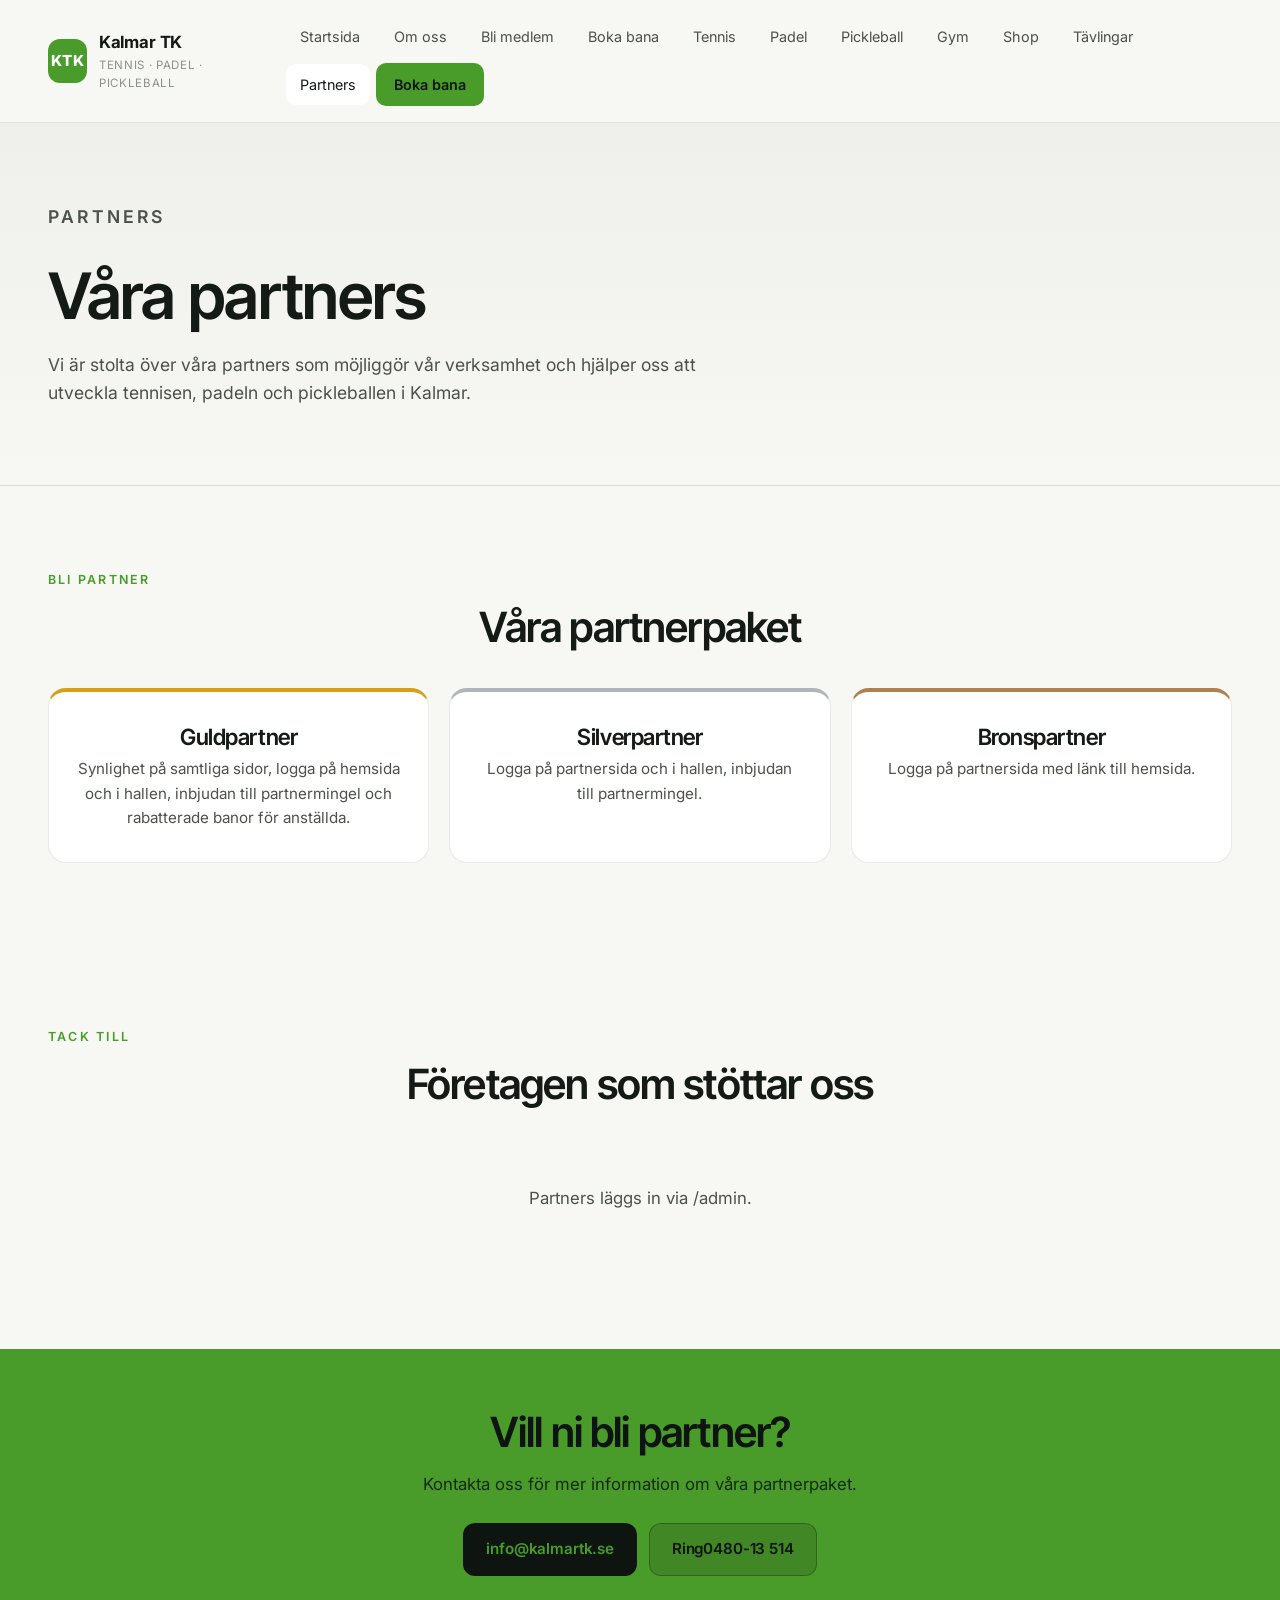
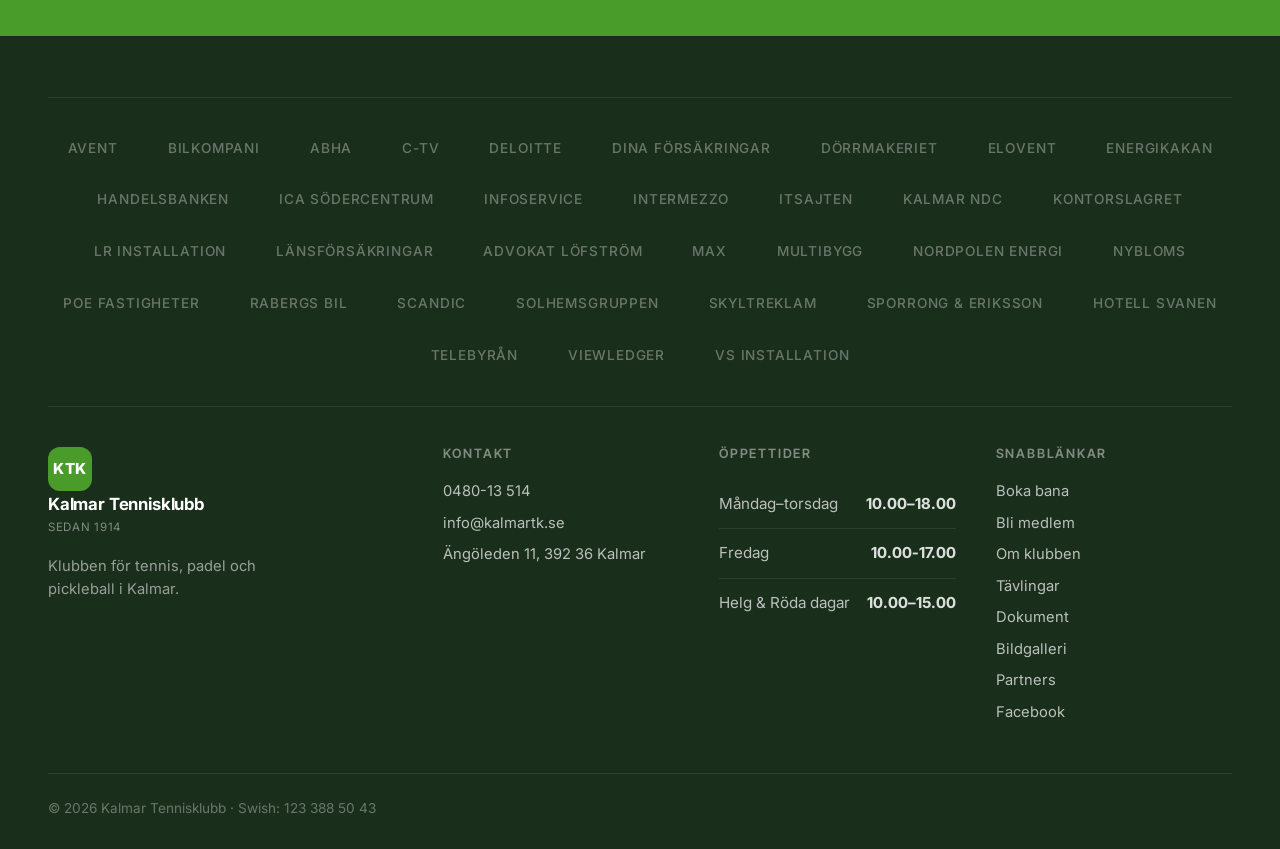
<file: partner.html>
<!doctype html>
<html lang="sv">
  <head>
    <meta charset="utf-8"/>
    <meta name="viewport" content="width=device-width,initial-scale=1"/>
    <title>Partners | Kalmar Tennisklubb</title>
    <meta name="description" content="Våra partners och sponsorer på Kalmar TK."/>
    <link rel="preconnect" href="https://fonts.googleapis.com"/>
    <link rel="preconnect" href="https://fonts.gstatic.com" crossorigin/>
    <link href="https://fonts.googleapis.com/css2?family=Inter:wght@400;500;600;700&family=Inter+Tight:wght@500;600;700&display=swap" rel="stylesheet"/>
    <link rel="stylesheet" href="css/styles.css"/>
    <link rel="icon" type="image/svg+xml" href="favicon.svg"/>
    <meta name="theme-color" content="#f7f7f4"/>
    <meta property="og:type" content="website"/>
    <meta property="og:title" content="Partners"/>
    <meta property="og:description" content="Våra partners och sponsorer på Kalmar TK."/>
    <meta property="og:image" content="og-image.png"/>
    <meta property="og:locale" content="sv_SE"/>
    <meta property="og:site_name" content="Kalmar Tennisklubb"/>
  </head>
  <body data-page="partner">
    <header class="site-header">
      <a class="brand" href="index.html">
        <span class="brand-mark">KTK</span>
        <span><strong>Kalmar TK</strong><small>Tennis · Padel · Pickleball</small></span>
      </a>
      <button class="menu-button" type="button" aria-label="Öppna meny" aria-expanded="false" data-menu-button>
        <span></span><span></span>
      </button>
      <nav class="main-nav" data-nav>
        <a href="index.html">Startsida</a>
        <a href="om-oss.html">Om oss</a>
        <a href="bli-medlem.html">Bli medlem</a>
        <a href="boka-bana.html">Boka bana</a>
        <a href="tennis.html">Tennis</a>
        <a href="padel.html">Padel</a>
        <a href="pickleball.html">Pickleball</a>
        <a href="gym.html">Gym</a>
        <a href="shop.html">Shop</a>
        <a href="tavlingar.html">Tävlingar</a>
        <a href="partner.html">Partners</a>
        <a class="nav-cta" href="boka-bana.html">Boka bana</a>
      </nav>
    </header>
    <main>
      <section class="page-hero">
        <div class="page-hero-inner">
          <p class="eyebrow">Partners</p>
          <h1 data-partner-rubrik>Våra partners</h1>
          <p data-partner-ingress></p>
        </div>
      </section>

      <section data-partner-paket-section style="display:none">
        <div class="section-inner">
          <p class="eyebrow" style="text-align:center">Bli partner</p>
          <h2 style="text-align:center;margin-bottom:36px">Våra partnerpaket</h2>
          <div class="partner-paket-grid" data-partner-paket></div>
        </div>
      </section>

      <section>
        <div class="section-inner">
          <p class="eyebrow" style="text-align:center">Tack till</p>
          <h2 style="text-align:center;margin-bottom:36px">Företagen som stöttar oss</h2>
          <div data-partner-listor></div>
          <p data-partner-tom style="display:none;text-align:center;color:var(--ink-muted);padding:40px 0;font-size:1.05rem">Partners läggs in via /admin.</p>
        </div>
      </section>

      <section class="cta-strip">
        <div class="cta-strip-inner">
          <h2>Vill ni bli partner?</h2>
          <p>Kontakta oss för mer information om våra partnerpaket.</p>
          <div class="hero-actions" style="justify-content:center">
            <a class="button dark" href="mailto:info@kalmartk.se">info@kalmartk.se</a>
            <a class="button" style="background:rgba(14,20,16,.15);color:#0e1410;border:1px solid rgba(14,20,16,.3)" href="tel:048013514">Ring <span data-telefon>0480-13 514</span></a>
          </div>
        </div>
      </section>
    </main>
    <footer class="footer">
      <div class="partners-strip" data-partner-strip><span>Avent</span><span>Bilkompani</span><span>ABHA</span><span>C-TV</span>
<span>Deloitte</span><span>Dina Försäkringar</span><span>Dörrmakeriet</span><span>Elovent</span>
<span>Energikakan</span><span>Handelsbanken</span><span>ICA Södercentrum</span><span>Infoservice</span>
<span>Intermezzo</span><span>ITsajten</span><span>Kalmar NDC</span><span>Kontorslagret</span>
<span>LR Installation</span><span>Länsförsäkringar</span><span>Advokat Löfström</span><span>MAX</span>
<span>Multibygg</span><span>Nordpolen Energi</span><span>Nybloms</span><span>POE Fastigheter</span>
<span>Rabergs Bil</span><span>Scandic</span><span>Solhemsgruppen</span><span>Skyltreklam</span>
<span>Sporrong &amp; Eriksson</span><span>Hotell Svanen</span><span>Telebyrån</span>
<span>Viewledger</span><span>VS Installation</span></div>
      <div class="footer-inner">
        <div class="footer-col">
          <a class="brand" href="index.html" style="margin-bottom:18px">
            <span class="brand-mark">KTK</span>
            <span><strong>Kalmar Tennisklubb</strong><small>Sedan 1914</small></span>
          </a>
          <p style="color:rgba(255,255,255,0.55);font-size:.92rem;max-width:30ch">Klubben för tennis, padel och pickleball i Kalmar.</p>
        </div>
        <div class="footer-col">
          <h4>Kontakt</h4>
          <a href="tel:048013514" data-telefon>0480-13 514</a>
          <a href="mailto:info@kalmartk.se" data-epost>info@kalmartk.se</a>
          <p data-adress>Ängöleden 11, 392 36 Kalmar</p>
        </div>
        <div class="footer-col">
          <h4>Öppettider</h4>
          <ul class="hours-list" data-oppettider style="list-style:none;padding:0;margin:0"></ul>
        </div>
        <div class="footer-col">
          <h4>Snabblänkar</h4>
          <a href="boka-bana.html">Boka bana</a>
          <a href="bli-medlem.html">Bli medlem</a>
          <a href="om-oss.html">Om klubben</a>
          <a href="tavlingar.html">Tävlingar</a>
          <a href="dokument.html">Dokument</a>
          <a href="galleri.html">Bildgalleri</a>
          <a href="partner.html">Partners</a>
          <a href="https://www.facebook.com/KalmarTennisklubb" target="_blank" rel="noreferrer">Facebook</a>
        </div>
      </div>
      <div class="footer-bottom">
        <span>© 2026 Kalmar Tennisklubb · Swish: <span data-swish>123 388 50 43</span></span>
      </div>
    </footer>
    <script src="js/script.js"></script>
  </body>
</html>
</file>
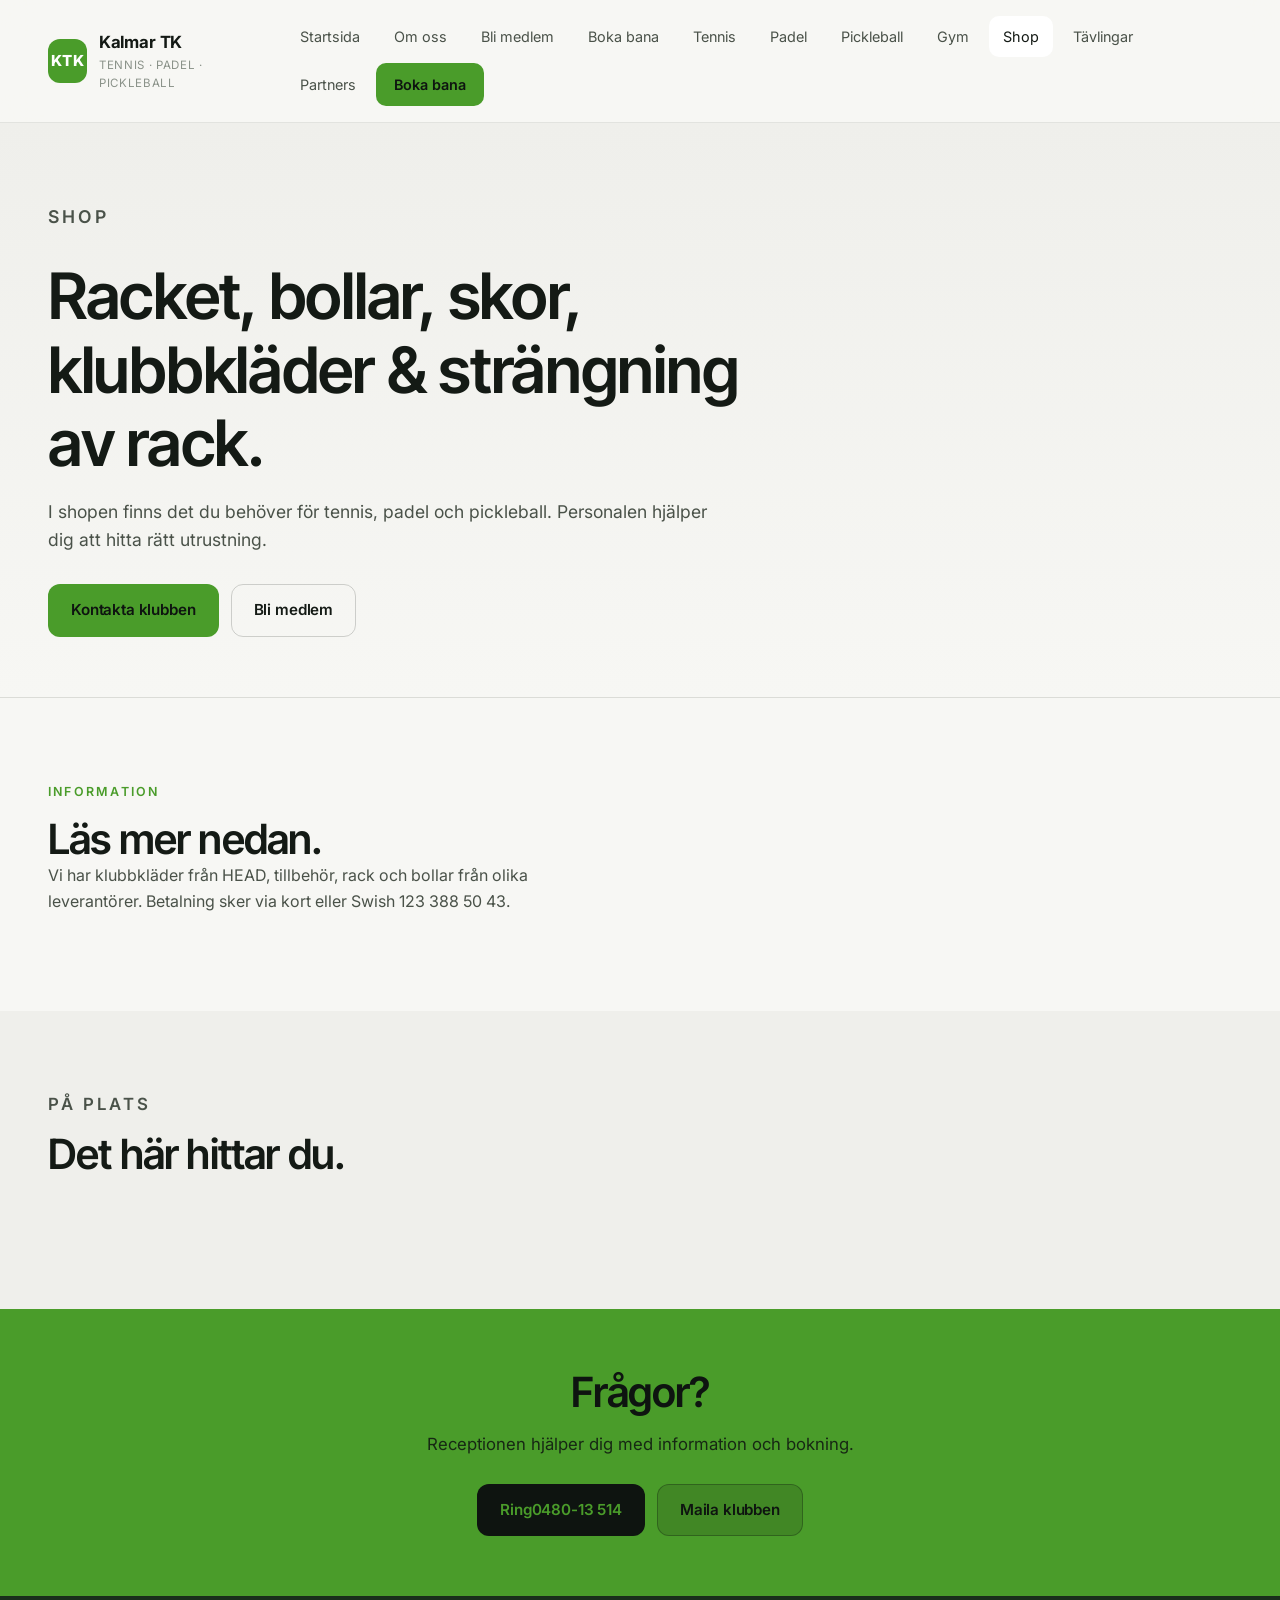
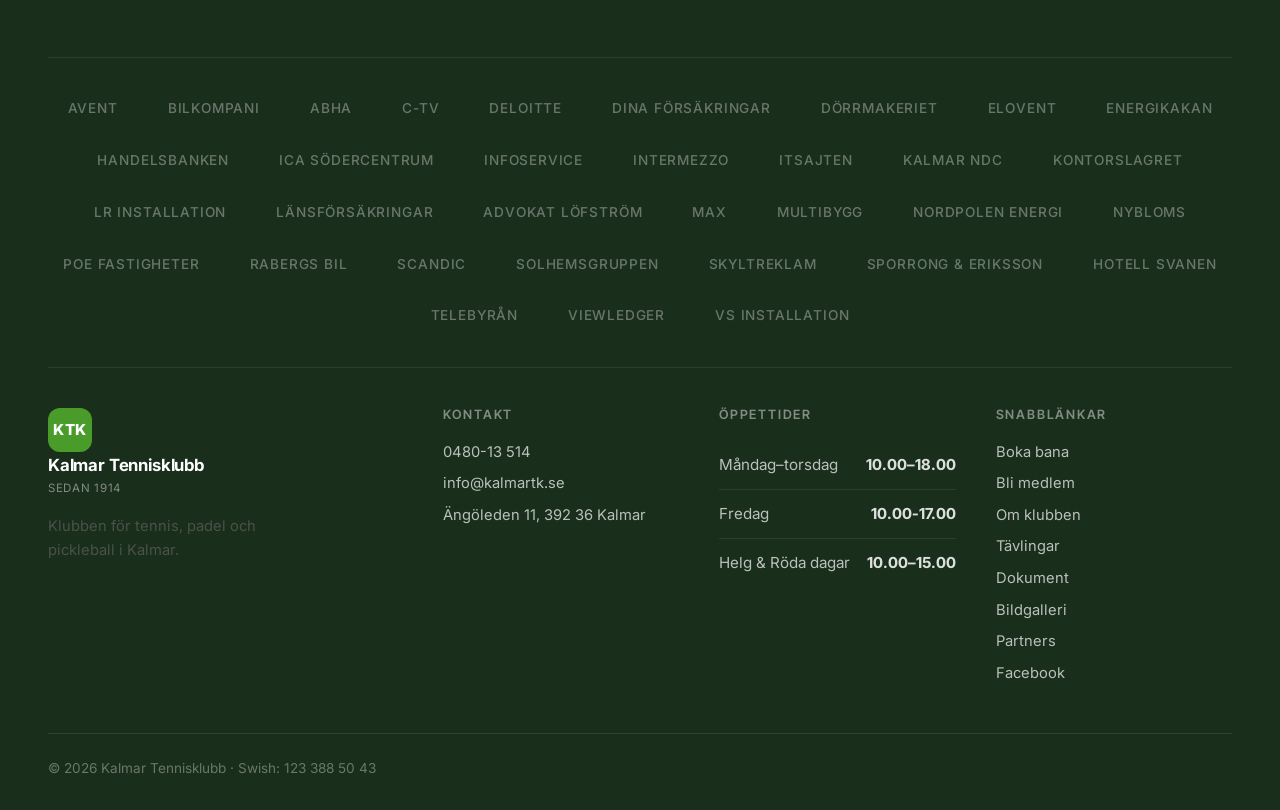
<file: shop.html>
<!doctype html>
<html lang="sv">
  <head>
    <meta charset="utf-8"/>
    <meta name="viewport" content="width=device-width,initial-scale=1"/>
    <title>Shop | Kalmar Tennisklubb</title>
    <meta name="description" content="Shop på Kalmar TK - racketar, skor, klubbkläder och omsträngning."/>
    <link rel="preconnect" href="https://fonts.googleapis.com"/>
    <link rel="preconnect" href="https://fonts.gstatic.com" crossorigin/>
    <link href="https://fonts.googleapis.com/css2?family=Inter:wght@400;500;600;700&family=Inter+Tight:wght@500;600;700&display=swap" rel="stylesheet"/>
    <link rel="stylesheet" href="css/styles.css"/>
    <link rel="icon" type="image/svg+xml" href="favicon.svg"/>
    <meta name="theme-color" content="#f7f7f4"/>
    <meta property="og:type" content="website"/>
    <meta property="og:title" content="Shop"/>
    <meta property="og:description" content="Shop på Kalmar TK - racketar, skor, klubbkläder och omsträngning."/>
    <meta property="og:image" content="og-image.png"/>
    <meta property="og:locale" content="sv_SE"/>
    <meta property="og:site_name" content="Kalmar Tennisklubb"/>
  </head>
  <body data-page="shop">
    <header class="site-header">
      <a class="brand" href="index.html">
        <span class="brand-mark">KTK</span>
        <span><strong>Kalmar TK</strong><small>Tennis · Padel · Pickleball</small></span>
      </a>
      <button class="menu-button" type="button" aria-label="Öppna meny" aria-expanded="false" data-menu-button>
        <span></span><span></span>
      </button>
      <nav class="main-nav" data-nav>
        <a href="index.html">Startsida</a>
        <a href="om-oss.html">Om oss</a>
        <a href="bli-medlem.html">Bli medlem</a>
        <a href="boka-bana.html">Boka bana</a>
        <a href="tennis.html">Tennis</a>
        <a href="padel.html">Padel</a>
        <a href="pickleball.html">Pickleball</a>
        <a href="gym.html">Gym</a>
        <a href="shop.html">Shop</a>
        <a href="tavlingar.html">Tävlingar</a>
        <a href="partner.html">Partners</a>
        <a class="nav-cta" href="boka-bana.html">Boka bana</a>
      </nav>
    </header>
    <main>
      <section class="page-hero">
        <div class="page-hero-inner">
          <p class="eyebrow">Shop</p>
          <h1 data-rubrik></h1>
          <p data-ingress></p>
          <div class="hero-actions" style="margin-top:30px">
            <a class="button primary" href="mailto:info@kalmartk.se">Kontakta klubben</a>
            <a class="button outline" href="bli-medlem.html">Bli medlem</a>
          </div>
        </div>
      </section>

      <section>
        <div class="section-inner">
          <div class="two-col">
            <div data-bild-wrap style="border-radius:var(--radius);overflow:hidden;aspect-ratio:4/3">
              <img data-bild alt="" style="width:100%;height:100%;object-fit:cover"/>
            </div>
            <div>
              <p class="eyebrow">Information</p>
              <h2>Läs mer nedan.</h2>
              <p style="color:var(--ink-muted)" data-text></p>
            </div>
          </div>
        </div>
      </section>

      <section style="background:var(--bg-elev)">
        <div class="section-inner">
          <div class="section-heading">
            <p class="eyebrow">På plats</p>
            <h2>Det här hittar du.</h2>
          </div>
          <div class="feature-list" data-funktioner></div>
        </div>
      </section>

      <section class="cta-strip">
        <div class="cta-strip-inner">
          <h2>Frågor?</h2>
          <p>Receptionen hjälper dig med information och bokning.</p>
          <div class="hero-actions" style="justify-content:center">
            <a class="button dark" href="tel:048013514">Ring <span data-telefon>0480-13 514</span></a>
            <a class="button" style="background:rgba(14,20,16,.15);color:#0e1410;border:1px solid rgba(14,20,16,.3)" href="mailto:info@kalmartk.se">Maila klubben</a>
          </div>
        </div>
      </section>
    </main>
    <footer class="footer">
      <div class="partners-strip" data-partner-strip><span>Avent</span><span>Bilkompani</span><span>ABHA</span><span>C-TV</span>
<span>Deloitte</span><span>Dina Försäkringar</span><span>Dörrmakeriet</span><span>Elovent</span>
<span>Energikakan</span><span>Handelsbanken</span><span>ICA Södercentrum</span><span>Infoservice</span>
<span>Intermezzo</span><span>ITsajten</span><span>Kalmar NDC</span><span>Kontorslagret</span>
<span>LR Installation</span><span>Länsförsäkringar</span><span>Advokat Löfström</span><span>MAX</span>
<span>Multibygg</span><span>Nordpolen Energi</span><span>Nybloms</span><span>POE Fastigheter</span>
<span>Rabergs Bil</span><span>Scandic</span><span>Solhemsgruppen</span><span>Skyltreklam</span>
<span>Sporrong &amp; Eriksson</span><span>Hotell Svanen</span><span>Telebyrån</span>
<span>Viewledger</span><span>VS Installation</span></div>
      <div class="footer-inner">
        <div class="footer-col">
          <a class="brand" href="index.html" style="margin-bottom:18px">
            <span class="brand-mark">KTK</span>
            <span><strong>Kalmar Tennisklubb</strong><small>Sedan 1914</small></span>
          </a>
          <p style="color:var(--ink-muted);font-size:.92rem;max-width:30ch">Klubben för tennis, padel och pickleball i Kalmar.</p>
        </div>
        <div class="footer-col">
          <h4>Kontakt</h4>
          <a href="tel:048013514" data-telefon>0480-13 514</a>
          <a href="mailto:info@kalmartk.se" data-epost>info@kalmartk.se</a>
          <p data-adress>Ängöleden 11, 392 36 Kalmar</p>
        </div>
        <div class="footer-col">
          <h4>Öppettider</h4>
          <ul class="hours-list" data-oppettider style="list-style:none;padding:0;margin:0"></ul>
        </div>
        <div class="footer-col">
          <h4>Snabblänkar</h4>
          <a href="boka-bana.html">Boka bana</a>
          <a href="bli-medlem.html">Bli medlem</a>
          <a href="om-oss.html">Om klubben</a>
          <a href="tavlingar.html">Tävlingar</a>
          <a href="dokument.html">Dokument</a>
          <a href="galleri.html">Bildgalleri</a>
          <a href="partner.html">Partners</a>
          <a href="https://www.facebook.com/KalmarTennisklubb" target="_blank" rel="noreferrer">Facebook</a>
        </div>
      </div>
      <div class="footer-bottom">
        <span>© 2026 Kalmar Tennisklubb · Swish: <span data-swish>123 388 50 43</span></span>
      </div>
    </footer>
    <script src="js/script.js"></script>
  </body>
</html>
</file>
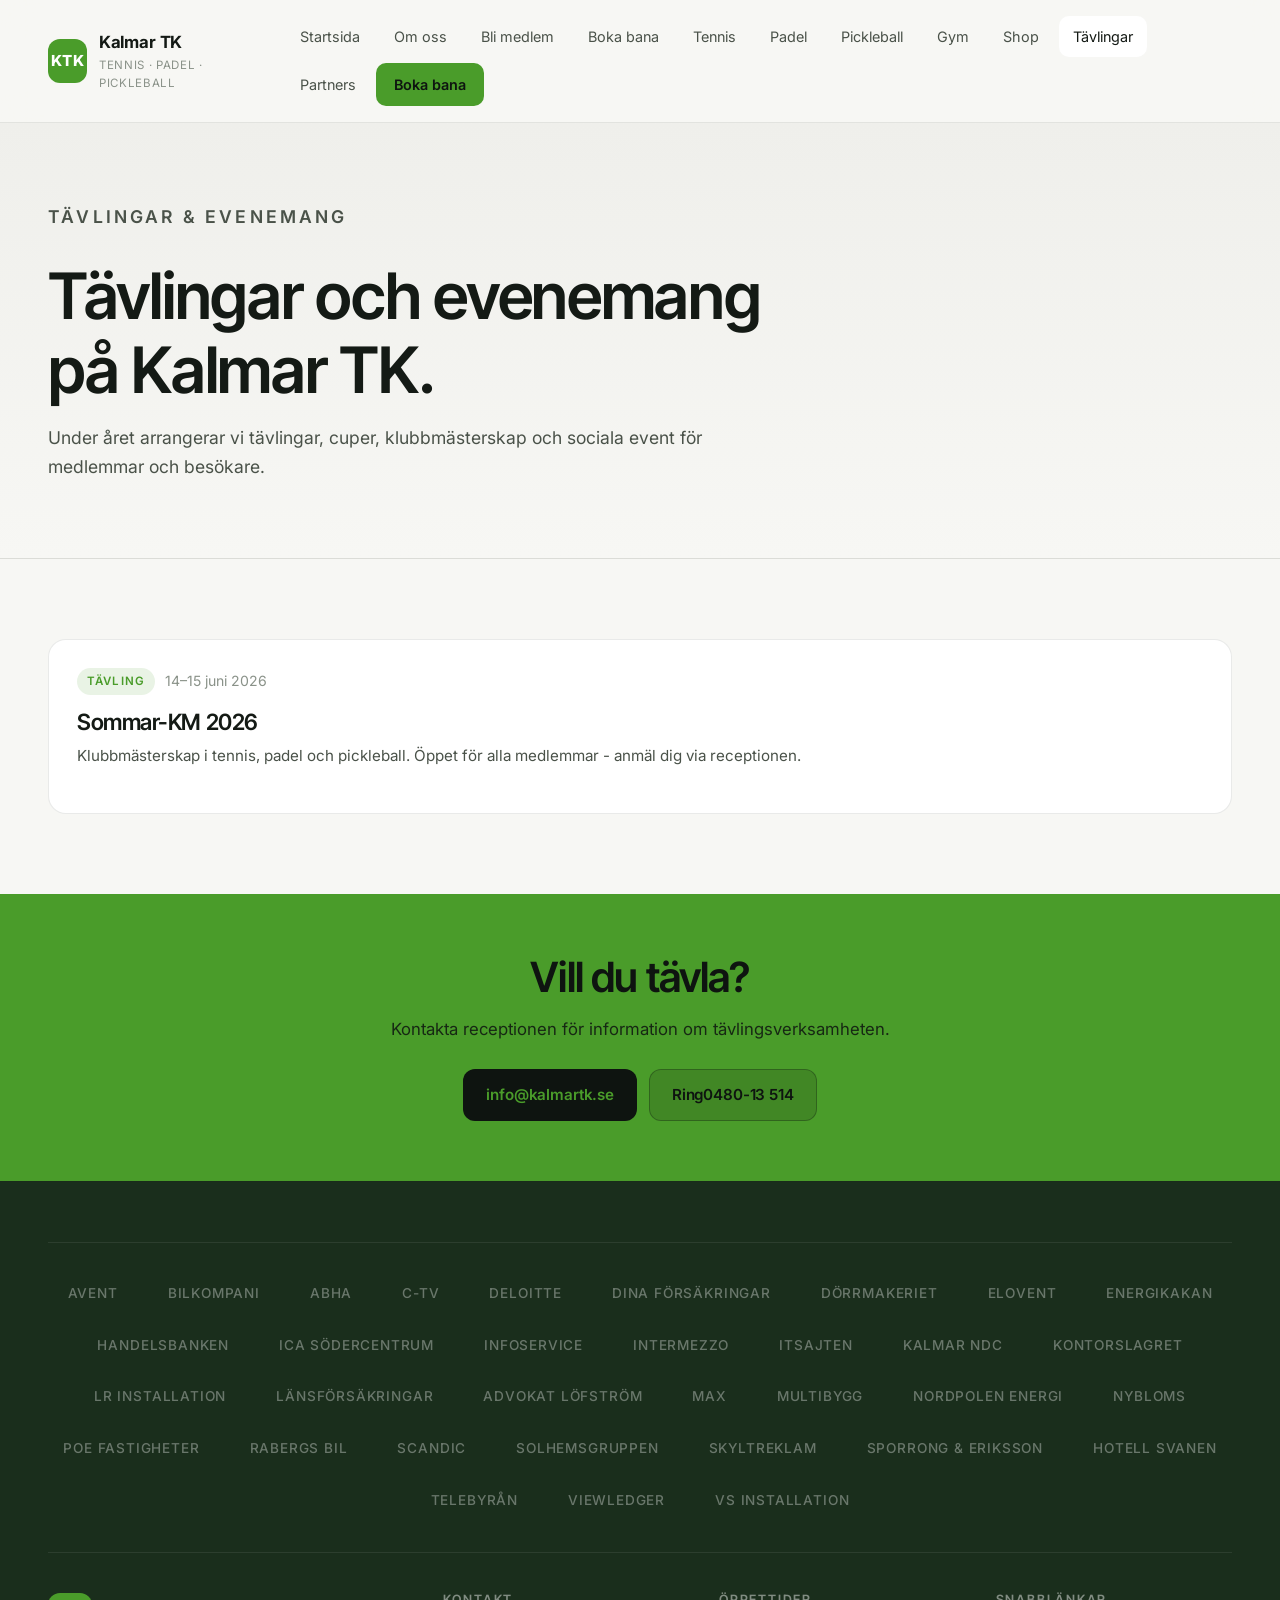
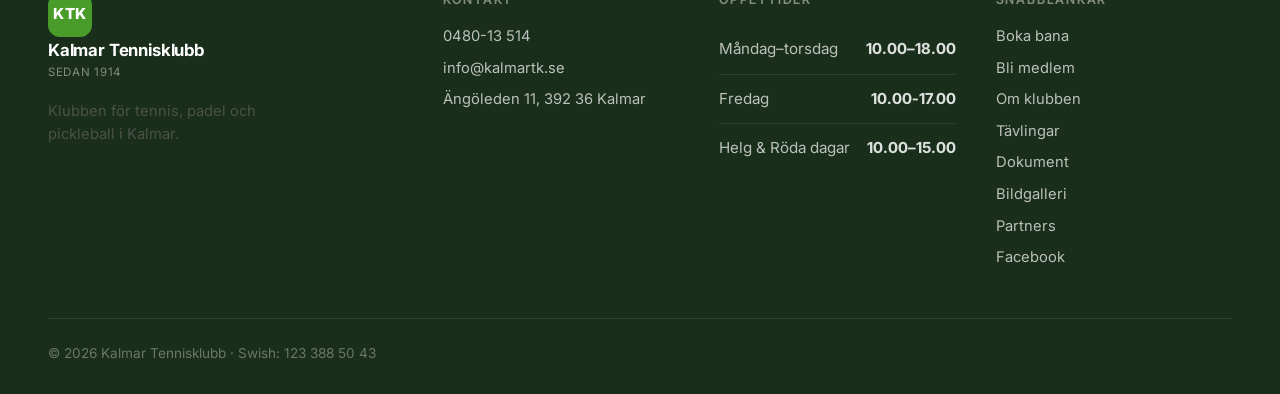
<file: tavlingar.html>
<!doctype html>
<html lang="sv">
  <head>
    <meta charset="utf-8"/>
    <meta name="viewport" content="width=device-width,initial-scale=1"/>
    <title>Tävlingar & evenemang | Kalmar Tennisklubb</title>
    <meta name="description" content="Tävlingar, cuper och evenemang på Kalmar TK."/>
    <link rel="preconnect" href="https://fonts.googleapis.com"/>
    <link rel="preconnect" href="https://fonts.gstatic.com" crossorigin/>
    <link href="https://fonts.googleapis.com/css2?family=Inter:wght@400;500;600;700&family=Inter+Tight:wght@500;600;700&display=swap" rel="stylesheet"/>
    <link rel="stylesheet" href="css/styles.css"/>
    <link rel="icon" type="image/svg+xml" href="favicon.svg"/>
    <meta name="theme-color" content="#f7f7f4"/>
    <meta property="og:type" content="website"/>
    <meta property="og:title" content="Tävlingar & evenemang"/>
    <meta property="og:description" content="Tävlingar, cuper och evenemang på Kalmar TK."/>
    <meta property="og:image" content="og-image.png"/>
    <meta property="og:locale" content="sv_SE"/>
    <meta property="og:site_name" content="Kalmar Tennisklubb"/>
  </head>
  <body data-page="tavlingar">
    <header class="site-header">
      <a class="brand" href="index.html">
        <span class="brand-mark">KTK</span>
        <span><strong>Kalmar TK</strong><small>Tennis · Padel · Pickleball</small></span>
      </a>
      <button class="menu-button" type="button" aria-label="Öppna meny" aria-expanded="false" data-menu-button>
        <span></span><span></span>
      </button>
      <nav class="main-nav" data-nav>
        <a href="index.html">Startsida</a>
        <a href="om-oss.html">Om oss</a>
        <a href="bli-medlem.html">Bli medlem</a>
        <a href="boka-bana.html">Boka bana</a>
        <a href="tennis.html">Tennis</a>
        <a href="padel.html">Padel</a>
        <a href="pickleball.html">Pickleball</a>
        <a href="gym.html">Gym</a>
        <a href="shop.html">Shop</a>
        <a href="tavlingar.html">Tävlingar</a>
        <a href="partner.html">Partners</a>
        <a class="nav-cta" href="boka-bana.html">Boka bana</a>
      </nav>
    </header>
    <main>
      <section class="page-hero">
        <div class="page-hero-inner">
          <p class="eyebrow">Tävlingar & evenemang</p>
          <h1 data-tavlingar-rubrik>Tävlingar och evenemang på Kalmar TK.</h1>
          <p data-tavlingar-ingress></p>
        </div>
      </section>

      <section>
        <div class="section-inner">
          <div data-evenemang></div>
          <p data-evenemang-tom style="display:none;text-align:center;color:var(--ink-muted);padding:40px 0;font-size:1.05rem">Inga kommande evenemang just nu. Håll utkik här eller följ oss på Facebook.</p>
        </div>
      </section>

      <section class="cta-strip">
        <div class="cta-strip-inner">
          <h2>Vill du tävla?</h2>
          <p>Kontakta receptionen för information om tävlingsverksamheten.</p>
          <div class="hero-actions" style="justify-content:center">
            <a class="button dark" href="mailto:info@kalmartk.se">info@kalmartk.se</a>
            <a class="button" style="background:rgba(14,20,16,.15);color:#0e1410;border:1px solid rgba(14,20,16,.3)" href="tel:048013514">Ring <span data-telefon>0480-13 514</span></a>
          </div>
        </div>
      </section>
    </main>
    <footer class="footer">
      <div class="partners-strip" data-partner-strip><span>Avent</span><span>Bilkompani</span><span>ABHA</span><span>C-TV</span>
<span>Deloitte</span><span>Dina Försäkringar</span><span>Dörrmakeriet</span><span>Elovent</span>
<span>Energikakan</span><span>Handelsbanken</span><span>ICA Södercentrum</span><span>Infoservice</span>
<span>Intermezzo</span><span>ITsajten</span><span>Kalmar NDC</span><span>Kontorslagret</span>
<span>LR Installation</span><span>Länsförsäkringar</span><span>Advokat Löfström</span><span>MAX</span>
<span>Multibygg</span><span>Nordpolen Energi</span><span>Nybloms</span><span>POE Fastigheter</span>
<span>Rabergs Bil</span><span>Scandic</span><span>Solhemsgruppen</span><span>Skyltreklam</span>
<span>Sporrong &amp; Eriksson</span><span>Hotell Svanen</span><span>Telebyrån</span>
<span>Viewledger</span><span>VS Installation</span></div>
      <div class="footer-inner">
        <div class="footer-col">
          <a class="brand" href="index.html" style="margin-bottom:18px">
            <span class="brand-mark">KTK</span>
            <span><strong>Kalmar Tennisklubb</strong><small>Sedan 1914</small></span>
          </a>
          <p style="color:var(--ink-muted);font-size:.92rem;max-width:30ch">Klubben för tennis, padel och pickleball i Kalmar.</p>
        </div>
        <div class="footer-col">
          <h4>Kontakt</h4>
          <a href="tel:048013514" data-telefon>0480-13 514</a>
          <a href="mailto:info@kalmartk.se" data-epost>info@kalmartk.se</a>
          <p data-adress>Ängöleden 11, 392 36 Kalmar</p>
        </div>
        <div class="footer-col">
          <h4>Öppettider</h4>
          <ul class="hours-list" data-oppettider style="list-style:none;padding:0;margin:0"></ul>
        </div>
        <div class="footer-col">
          <h4>Snabblänkar</h4>
          <a href="boka-bana.html">Boka bana</a>
          <a href="bli-medlem.html">Bli medlem</a>
          <a href="om-oss.html">Om klubben</a>
          <a href="tavlingar.html">Tävlingar</a>
          <a href="dokument.html">Dokument</a>
          <a href="galleri.html">Bildgalleri</a>
          <a href="partner.html">Partners</a>
          <a href="https://www.facebook.com/KalmarTennisklubb" target="_blank" rel="noreferrer">Facebook</a>
        </div>
      </div>
      <div class="footer-bottom">
        <span>© 2026 Kalmar Tennisklubb · Swish: <span data-swish>123 388 50 43</span></span>
      </div>
    </footer>
    <script src="js/script.js"></script>
  </body>
</html>
</file>
<file: css/styles.css>
/* =========================================================
   Kalmar Tennisklubb - Designpaket 2026
   Stilmall för alla sidor
   ========================================================= */

:root {
  --bg: #f7f7f4;
  --bg-elev: #efefeb;
  --bg-card: #ffffff;
  --ink: #141a15;
  --ink-muted: #4a5249;
  --ink-dim: #8a9289;
  --accent: #4a9c2a;
  --accent-dark: #3a7d1e;
  --line: rgba(20, 26, 21, 0.09);
  --line-strong: rgba(20, 26, 21, 0.18);
  --radius: 18px;
  --radius-sm: 12px;
  --shadow: 0 30px 60px -30px rgba(0, 0, 0, 0.6);
  --max: 1280px;
  --space: clamp(20px, 4vw, 48px);
  --font: "Inter", "Helvetica Neue", system-ui, -apple-system, sans-serif;
  --font-display: "Inter Tight", "Inter", system-ui, sans-serif;
}

* {
  box-sizing: border-box;
}

html {
  scroll-behavior: smooth;
}

body {
  margin: 0;
  background: var(--bg);
  color: var(--ink);
  font-family: var(--font);
  font-size: 16px;
  line-height: 1.6;
  -webkit-font-smoothing: antialiased;
}

img {
  max-width: 100%;
  display: block;
}

a {
  color: inherit;
  text-decoration: none;
}

h1, h2, h3, h4 {
  font-family: var(--font-display);
  font-weight: 600;
  letter-spacing: -0.02em;
  margin: 0;
  line-height: 1.15;
}

h1 { font-size: clamp(2.2rem, 5vw, 4rem); }
h2 { font-size: clamp(1.7rem, 3.5vw, 2.6rem); }
h3 { font-size: clamp(1.15rem, 2vw, 1.4rem); }

p { margin: 0 0 1em; }

.eyebrow {
  display: inline-block;
  font-size: 0.78rem;
  letter-spacing: 0.18em;
  text-transform: uppercase;
  color: var(--accent);
  margin: 0 0 14px;
  font-weight: 600;
}

.eyebrow.dark { color: var(--ink-muted); }

/* =========================================================
   HEADER / NAV
   ========================================================= */

.site-header {
  position: sticky;
  top: 0;
  z-index: 100;
  background: rgba(247, 247, 244, 0.92);
  backdrop-filter: blur(18px);
  -webkit-backdrop-filter: blur(18px);
  border-bottom: 1px solid var(--line);
  padding: 16px var(--space);
  display: flex;
  align-items: center;
  justify-content: space-between;
  gap: 24px;
}

.brand {
  display: flex;
  align-items: center;
  gap: 12px;
}

.brand-mark {
  width: 44px;
  height: 44px;
  display: grid;
  place-items: center;
  background: var(--accent);
  color: #ffffff;
  font-weight: 800;
  border-radius: 12px;
  font-size: 0.95rem;
  letter-spacing: 0.04em;
}

.brand strong {
  display: block;
  font-size: 1.05rem;
  font-weight: 700;
  letter-spacing: -0.01em;
}

.brand small {
  display: block;
  font-size: 0.72rem;
  color: var(--ink-dim);
  letter-spacing: 0.06em;
  text-transform: uppercase;
}

.main-nav {
  display: flex;
  align-items: center;
  gap: 6px;
  flex-wrap: wrap;
}

.main-nav a {
  padding: 9px 14px;
  font-size: 0.9rem;
  color: var(--ink-muted);
  border-radius: 10px;
  transition: all 0.15s ease;
  white-space: nowrap;
}

.main-nav a:hover {
  color: var(--ink);
  background: var(--bg-card);
}

.main-nav a.active {
  color: var(--ink);
  background: var(--bg-card);
}

.nav-cta {
  background: var(--accent) !important;
  color: #0e1410 !important;
  font-weight: 600;
  padding: 10px 18px !important;
}

.nav-cta:hover {
  background: var(--accent-dark) !important;
}

.menu-button {
  display: none;
  background: transparent;
  border: 1px solid var(--line-strong);
  border-radius: 10px;
  width: 44px;
  height: 44px;
  padding: 0;
  cursor: pointer;
  align-items: center;
  justify-content: center;
  flex-direction: column;
  gap: 5px;
}

.menu-button span {
  display: block;
  width: 20px;
  height: 2px;
  background: var(--ink);
  transition: transform 0.2s;
}

/* =========================================================
   BUTTONS
   ========================================================= */

.button {
  display: inline-flex;
  align-items: center;
  justify-content: center;
  padding: 13px 22px;
  border-radius: 12px;
  font-weight: 600;
  font-size: 0.95rem;
  border: 1px solid transparent;
  cursor: pointer;
  transition: all 0.15s ease;
  letter-spacing: -0.01em;
}

.button.primary {
  background: var(--accent);
  color: #0e1410;
}

.button.primary:hover {
  background: var(--accent-dark);
  transform: translateY(-1px);
}

.button.secondary {
  background: rgba(255, 255, 255, 0.06);
  border-color: var(--line-strong);
  color: var(--ink);
}

.button.secondary:hover {
  background: rgba(255, 255, 255, 0.1);
}

.button.dark {
  background: var(--ink);
  color: #fff;
}

.button.dark:hover {
  background: #333;
}

.button.outline {
  border-color: var(--line-strong);
  color: var(--ink);
}

.button.outline:hover {
  border-color: var(--ink);
}

/* =========================================================
   HERO (huvudbild för förstasidan)
   ========================================================= */

.hero {
  position: relative;
  min-height: 88vh;
  display: flex;
  align-items: flex-end;
  padding: 60px var(--space) 40px;
  overflow: hidden;
}

.hero-media {
  position: absolute;
  inset: 0;
  z-index: 0;
}

.hero-media img {
  width: 100%;
  height: 100%;
  object-fit: cover;
}

.hero-overlay {
  position: absolute;
  inset: 0;
  background: linear-gradient(
    180deg,
    rgba(0, 0, 0, 0.25) 0%,
    rgba(0, 0, 0, 0.45) 50%,
    rgba(0, 0, 0, 0.82) 100%
  );
  z-index: 1;
}

.hero-inner {
  position: relative;
  z-index: 2;
  max-width: var(--max);
  margin: 0 auto;
  width: 100%;
  display: grid;
  grid-template-columns: 1.4fr 1fr;
  gap: 40px;
  align-items: end;
}

.hero-copy h1 {
  margin: 14px 0 20px;
  max-width: 14ch;
  color: #fff;
}

.hero-copy p {
  color: rgba(255, 255, 255, 0.8);
  max-width: 50ch;
  font-size: 1.05rem;
}

.hero-copy .eyebrow {
  color: rgba(255, 255, 255, 0.7);
}

.hero-actions {
  display: flex;
  gap: 12px;
  margin-top: 26px;
  flex-wrap: wrap;
}

.hero .button.secondary {
  background: rgba(255, 255, 255, 0.1);
  border-color: rgba(255, 255, 255, 0.35);
  color: #fff;
}

.hero .button.secondary:hover {
  background: rgba(255, 255, 255, 0.18);
  border-color: rgba(255, 255, 255, 0.5);
}

.booking-panel {
  background: rgba(247, 247, 244, 0.92);
  backdrop-filter: blur(12px);
  border: 1px solid var(--line);
  border-radius: var(--radius);
  padding: 28px;
  display: grid;
  gap: 22px;
}

.booking-panel > div {
  border-bottom: 1px solid var(--line);
  padding-bottom: 18px;
}

.booking-panel > div:last-child {
  border-bottom: 0;
  padding-bottom: 0;
}

.panel-label {
  display: block;
  font-size: 0.72rem;
  letter-spacing: 0.14em;
  text-transform: uppercase;
  color: var(--accent);
  margin-bottom: 6px;
}

.booking-panel strong {
  display: block;
  font-size: 1.3rem;
  margin-bottom: 4px;
  font-family: var(--font-display);
}

.booking-panel small {
  display: block;
  color: var(--ink-dim);
  font-size: 0.85rem;
}

/* =========================================================
   PAGE-HERO (mindre hero för undersidor)
   ========================================================= */

.page-hero {
  padding: 80px var(--space) 60px;
  background: linear-gradient(180deg, var(--bg-elev) 0%, var(--bg) 100%);
  border-bottom: 1px solid var(--line);
}

.page-hero-inner {
  max-width: var(--max);
  margin: 0 auto;
}

.page-hero h1 {
  margin: 14px 0 18px;
  max-width: 18ch;
}

.page-hero p {
  color: var(--ink-muted);
  max-width: 60ch;
  font-size: 1.1rem;
}

/* =========================================================
   SECTIONS
   ========================================================= */

section {
  padding: 80px var(--space);
}

.section-inner {
  max-width: var(--max);
  margin: 0 auto;
}

.section-heading {
  max-width: 700px;
  margin-bottom: 50px;
}

.section-heading h2 {
  margin-bottom: 16px;
}

.section-heading p {
  color: var(--ink-muted);
  font-size: 1.05rem;
}

/* Announcement bar */
.announcement {
  background: var(--accent);
  color: #0e1410;
  padding: 18px var(--space);
  display: flex;
  align-items: center;
  justify-content: center;
  flex-wrap: wrap;
  gap: 16px;
  font-size: 0.95rem;
}

.announcement strong {
  font-weight: 700;
}

.announcement span {
  font-weight: 600;
  letter-spacing: 0.04em;
  text-transform: uppercase;
  font-size: 0.78rem;
  padding: 4px 10px;
  border-radius: 999px;
  border: 1px solid rgba(14, 20, 16, 0.25);
}

.announcement a {
  margin-left: auto;
  text-decoration: underline;
  font-weight: 600;
}

/* Today grid */
.today {
  background: var(--bg-elev);
}

.today-inner {
  max-width: var(--max);
  margin: 0 auto;
}

.today-header {
  display: flex;
  justify-content: space-between;
  align-items: flex-end;
  margin-bottom: 36px;
  gap: 20px;
  flex-wrap: wrap;
}

.today-grid {
  display: grid;
  grid-template-columns: repeat(auto-fit, minmax(230px, 1fr));
  gap: 16px;
}

.today-card {
  background: var(--bg-card);
  border: 1px solid var(--line);
  border-radius: var(--radius);
  padding: 24px;
}

.today-card.strong {
  background: var(--accent);
  color: #0e1410;
  border-color: var(--accent);
}

.today-card span {
  font-size: 0.72rem;
  letter-spacing: 0.14em;
  text-transform: uppercase;
  display: block;
  margin-bottom: 10px;
  color: var(--ink-dim);
  font-weight: 600;
}

.today-card.strong span { color: rgba(14, 20, 16, 0.7); }

.today-card strong {
  display: block;
  font-size: 1.15rem;
  font-family: var(--font-display);
  margin-bottom: 8px;
}

.today-card p {
  color: var(--ink-muted);
  font-size: 0.9rem;
  margin: 0;
}

.today-card.strong p { color: rgba(14, 20, 16, 0.75); }

/* =========================================================
   SPORTS GRID (Tennis/Padel/Pickleball)
   ========================================================= */

.sports-grid {
  max-width: var(--max);
  margin: 0 auto;
  display: grid;
  grid-template-columns: repeat(auto-fit, minmax(280px, 1fr));
  gap: 20px;
}

.sport-card {
  position: relative;
  border-radius: var(--radius);
  overflow: hidden;
  background: var(--bg-card);
  border: 1px solid var(--line);
  transition: transform 0.2s ease, border-color 0.2s ease;
  display: block;
}

.sport-card:hover {
  transform: translateY(-4px);
  border-color: var(--accent);
}

.sport-card-image {
  aspect-ratio: 4/3;
  background: var(--bg-elev);
  overflow: hidden;
}

.sport-card-image img {
  width: 100%;
  height: 100%;
  object-fit: cover;
  transition: transform 0.4s ease;
}

.sport-card:hover .sport-card-image img {
  transform: scale(1.05);
}

.sport-card-image.placeholder {
  display: grid;
  place-items: center;
  color: var(--ink-dim);
  font-size: 0.85rem;
  background: repeating-linear-gradient(
    45deg,
    var(--bg-card),
    var(--bg-card) 10px,
    var(--bg-elev) 10px,
    var(--bg-elev) 20px
  );
}

.sport-card-body {
  padding: 26px;
}

.sport-card-body span {
  font-size: 0.72rem;
  letter-spacing: 0.16em;
  text-transform: uppercase;
  color: var(--accent);
  font-weight: 600;
  display: block;
  margin-bottom: 10px;
}

.sport-card-body h3 {
  margin-bottom: 10px;
}

.sport-card-body p {
  color: var(--ink-muted);
  font-size: 0.95rem;
  margin: 0;
}

/* =========================================================
   MEMBERSHIP / ABOUT / GENERIC TWO-COL
   ========================================================= */

.two-col {
  display: grid;
  grid-template-columns: 1fr 1fr;
  gap: 60px;
  max-width: var(--max);
  margin: 0 auto;
  align-items: start;
}

.benefit-list {
  display: grid;
  gap: 16px;
}

.benefit-list article {
  background: var(--bg-card);
  border: 1px solid var(--line);
  border-radius: var(--radius);
  padding: 24px;
  display: grid;
  grid-template-columns: auto 1fr;
  gap: 18px;
  align-items: start;
}

.benefit-list article span {
  font-family: var(--font-display);
  font-size: 1.5rem;
  font-weight: 700;
  color: var(--accent);
  width: 44px;
  height: 44px;
  display: grid;
  place-items: center;
  background: rgba(201, 240, 74, 0.1);
  border-radius: 10px;
}

.benefit-list strong {
  display: block;
  font-size: 1.1rem;
  font-family: var(--font-display);
  margin-bottom: 6px;
}

.benefit-list p {
  margin: 0;
  color: var(--ink-muted);
  font-size: 0.95rem;
}

/* About facts */
.about-facts {
  display: grid;
  grid-template-columns: repeat(2, 1fr);
  gap: 1px;
  background: var(--line);
  border: 1px solid var(--line);
  border-radius: var(--radius);
  overflow: hidden;
}

.about-facts > div {
  background: var(--bg-card);
  padding: 22px;
}

.about-facts span {
  font-size: 0.72rem;
  letter-spacing: 0.14em;
  text-transform: uppercase;
  color: var(--ink-dim);
  display: block;
  margin-bottom: 6px;
  font-weight: 600;
}

.about-facts strong {
  display: block;
  font-size: 1.05rem;
  font-family: var(--font-display);
}

/* =========================================================
   PRICES / INFO STRIP
   ========================================================= */

.prices {
  background: var(--bg-elev);
  border-top: 1px solid var(--line);
  border-bottom: 1px solid var(--line);
}

.prices-inner {
  max-width: var(--max);
  margin: 0 auto;
  display: flex;
  justify-content: space-between;
  align-items: center;
  gap: 30px;
  flex-wrap: wrap;
}

.price-actions {
  display: flex;
  gap: 16px;
  align-items: center;
  flex-wrap: wrap;
}

.price-actions span {
  color: var(--ink-dim);
  font-size: 0.9rem;
}

/* =========================================================
   COURSES / CARDS
   ========================================================= */

.course-grid {
  display: grid;
  grid-template-columns: repeat(auto-fit, minmax(260px, 1fr));
  gap: 14px;
}

.course-card {
  background: var(--bg-card);
  border: 1px solid var(--line);
  border-radius: var(--radius);
  padding: 22px;
  display: block;
  transition: all 0.15s ease;
}

.course-card:hover {
  border-color: var(--accent);
  transform: translateY(-2px);
}

.course-card span {
  display: inline-block;
  font-size: 0.72rem;
  font-weight: 600;
  letter-spacing: 0.1em;
  text-transform: uppercase;
  padding: 4px 10px;
  border-radius: 999px;
  background: rgba(201, 240, 74, 0.12);
  color: var(--accent);
  margin-bottom: 14px;
}

.course-card strong {
  display: block;
  font-size: 1.05rem;
  font-family: var(--font-display);
  margin-bottom: 6px;
}

.course-card small {
  color: var(--ink-muted);
  font-size: 0.9rem;
}

.course-group {
  margin-bottom: 50px;
}

.course-group:last-child { margin-bottom: 0; }

.course-group-title {
  display: flex;
  align-items: center;
  gap: 14px;
  margin-bottom: 22px;
}

.course-group-title h3 {
  font-size: 1.3rem;
}

.course-group-title .badge {
  font-size: 0.72rem;
  letter-spacing: 0.12em;
  text-transform: uppercase;
  padding: 4px 10px;
  border-radius: 999px;
  background: var(--bg-card);
  color: var(--ink-muted);
  border: 1px solid var(--line);
}

/* =========================================================
   HOURS BOARD
   ========================================================= */

.hours-board {
  max-width: var(--max);
  margin: 0 auto;
  display: grid;
  grid-template-columns: 1.4fr 1fr 1fr;
  gap: 16px;
}

.hours-main, .hours-note {
  background: var(--bg-card);
  border: 1px solid var(--line);
  border-radius: var(--radius);
  padding: 28px;
}

.hours-note.highlight {
  background: var(--accent);
  color: #0e1410;
  border-color: var(--accent);
}

.hours-main span,
.hours-note span {
  font-size: 0.72rem;
  letter-spacing: 0.14em;
  text-transform: uppercase;
  display: block;
  margin-bottom: 14px;
  color: var(--ink-dim);
  font-weight: 600;
}

.hours-note.highlight span { color: rgba(14, 20, 16, 0.7); }

.hours-list {
  list-style: none;
  margin: 0;
  padding: 0;
}

.hours-list li {
  display: flex;
  justify-content: space-between;
  padding: 12px 0;
  border-bottom: 1px solid var(--line);
  font-size: 0.95rem;
}

.hours-list li:last-child { border-bottom: 0; }

.hours-list strong { font-family: var(--font-display); }

.footer .hours-list li {
  color: rgba(255, 255, 255, 0.7);
  border-bottom-color: rgba(255, 255, 255, 0.08);
}

.footer .hours-list strong {
  color: rgba(255, 255, 255, 0.85);
}

.hours-note h3 {
  margin-bottom: 10px;
}

.hours-note p {
  color: var(--ink-muted);
  font-size: 0.95rem;
  margin: 0;
}

.hours-note.highlight p { color: rgba(14, 20, 16, 0.8); }

/* =========================================================
   CONTACT
   ========================================================= */

.contact-grid {
  max-width: var(--max);
  margin: 0 auto;
  display: grid;
  grid-template-columns: 1.2fr 1fr;
  gap: 40px;
}

.contact-info {
  display: grid;
  gap: 20px;
}

.contact-card {
  background: var(--bg-card);
  border: 1px solid var(--line);
  border-radius: var(--radius);
  padding: 28px;
}

.contact-card span {
  font-size: 0.72rem;
  letter-spacing: 0.14em;
  text-transform: uppercase;
  color: var(--accent);
  display: block;
  margin-bottom: 10px;
  font-weight: 600;
}

.contact-card strong {
  display: block;
  font-size: 1.3rem;
  font-family: var(--font-display);
  margin-bottom: 6px;
}

.contact-card p {
  color: var(--ink-muted);
  margin: 0;
}

.contact-card a {
  color: var(--accent);
  text-decoration: none;
}

.contact-card a:hover { text-decoration: underline; }

.map-placeholder {
  background: var(--bg-card);
  border: 1px solid var(--line);
  border-radius: var(--radius);
  min-height: 100%;
  overflow: hidden;
}

.map-placeholder iframe {
  width: 100%;
  height: 100%;
  min-height: 400px;
  border: 0;
  display: block;
}

/* =========================================================
   GYM / SHOP HIGHLIGHTS
   ========================================================= */

.feature-list {
  display: grid;
  grid-template-columns: repeat(auto-fit, minmax(240px, 1fr));
  gap: 16px;
  max-width: var(--max);
  margin: 0 auto;
}

.feature-card {
  background: var(--bg-card);
  border: 1px solid var(--line);
  border-radius: var(--radius);
  padding: 28px;
}

.feature-card > span {
  width: 44px;
  height: 44px;
  background: rgba(201, 240, 74, 0.1);
  border-radius: 12px;
  display: grid;
  place-items: center;
  font-size: 1.3rem;
  margin-bottom: 18px;
}

.feature-card strong {
  display: block;
  font-size: 1.1rem;
  font-family: var(--font-display);
  margin-bottom: 8px;
}

.feature-card p {
  color: var(--ink-muted);
  font-size: 0.95rem;
  margin: 0;
}

/* =========================================================
   CTA STRIP
   ========================================================= */

.cta-strip {
  background: var(--accent);
  color: #0e1410;
  padding: 60px var(--space);
  text-align: center;
}

.cta-strip-inner {
  max-width: 700px;
  margin: 0 auto;
}

.cta-strip h2 {
  margin-bottom: 14px;
}

.cta-strip p {
  font-size: 1.05rem;
  margin-bottom: 26px;
  opacity: 0.85;
}

.cta-strip .button.dark {
  background: #0e1410;
  color: var(--accent);
}

.cta-strip .button.dark:hover {
  background: #000;
}

/* =========================================================
   FOOTER
   ========================================================= */

.footer {
  background: #1a2e1c;
  border-top: 1px solid var(--line);
  padding: 60px var(--space) 30px;
  color: rgba(255, 255, 255, 0.85);
}

.footer-inner {
  max-width: var(--max);
  margin: 0 auto;
  display: grid;
  grid-template-columns: 1.5fr 1fr 1fr 1fr;
  gap: 40px;
  margin-bottom: 40px;
}

.footer-col h4 {
  font-size: 0.8rem;
  letter-spacing: 0.14em;
  text-transform: uppercase;
  color: rgba(255, 255, 255, 0.45);
  margin-bottom: 18px;
  font-weight: 600;
}

.footer-col a,
.footer-col p {
  display: block;
  color: rgba(255, 255, 255, 0.7);
  font-size: 0.92rem;
  margin-bottom: 8px;
  transition: color 0.15s;
}

.footer-col a:hover { color: var(--accent); }

.footer-bottom {
  border-top: 1px solid rgba(255, 255, 255, 0.1);
  padding-top: 24px;
  max-width: var(--max);
  margin: 0 auto;
  display: flex;
  justify-content: space-between;
  align-items: center;
  flex-wrap: wrap;
  gap: 14px;
  color: rgba(255, 255, 255, 0.35);
  font-size: 0.85rem;
}

.partners-strip {
  max-width: var(--max);
  margin: 0 auto;
  padding: 40px 0;
  border-top: 1px solid rgba(255, 255, 255, 0.08);
  border-bottom: 1px solid rgba(255, 255, 255, 0.08);
  display: flex;
  flex-wrap: wrap;
  justify-content: center;
  gap: 30px 50px;
  margin-bottom: 40px;
}

.partners-strip span {
  font-size: 0.85rem;
  letter-spacing: 0.06em;
  color: rgba(255, 255, 255, 0.35);
  text-transform: uppercase;
  font-weight: 500;
}

.footer .brand strong {
  color: #fff;
}

.footer .brand small {
  color: rgba(255, 255, 255, 0.45);
}

/* =========================================================
   PLACEHOLDER (för bilder kunden ska lägga in)
   ========================================================= */

.placeholder-image {
  aspect-ratio: 16/10;
  background: repeating-linear-gradient(
    45deg,
    var(--bg-card),
    var(--bg-card) 10px,
    var(--bg-elev) 10px,
    var(--bg-elev) 20px
  );
  border: 1px dashed var(--line-strong);
  border-radius: var(--radius);
  display: grid;
  place-items: center;
  color: var(--ink-dim);
  font-size: 0.85rem;
  letter-spacing: 0.08em;
  text-transform: uppercase;
  font-weight: 500;
}

.placeholder-image::before {
  content: "📷  Lägg in bild här";
}

/* =========================================================
   RESPONSIV
   ========================================================= */

@media (max-width: 980px) {
  .hero-inner {
    grid-template-columns: 1fr;
  }

  .two-col {
    grid-template-columns: 1fr;
    gap: 40px;
  }

  .hours-board {
    grid-template-columns: 1fr;
  }

  .contact-grid {
    grid-template-columns: 1fr;
  }

  .footer-inner {
    grid-template-columns: 1fr 1fr;
  }
}

@media (max-width: 760px) {
  .menu-button {
    display: flex;
  }

  .main-nav {
    display: none;
    position: absolute;
    top: 100%;
    left: 0;
    right: 0;
    background: var(--bg-elev);
    border-bottom: 1px solid var(--line);
    flex-direction: column;
    align-items: stretch;
    padding: 14px var(--space);
    gap: 4px;
  }

  .main-nav.open {
    display: flex;
  }

  .main-nav a {
    padding: 12px 14px;
  }

  .hero {
    min-height: 70vh;
    padding: 40px var(--space) 30px;
  }

  section {
    padding: 60px var(--space);
  }

  .prices-inner {
    flex-direction: column;
    align-items: flex-start;
  }

  .today-header {
    flex-direction: column;
    align-items: flex-start;
  }

  .footer-inner {
    grid-template-columns: 1fr;
  }

  .about-facts {
    grid-template-columns: 1fr;
  }
}

@media (max-width: 480px) {
  .hero-actions {
    flex-direction: column;
    align-items: stretch;
  }

  .button { width: 100%; }
}

/* =========================================================
   EVENTS / TÄVLINGAR
   ========================================================= */

.event-list {
  display: grid;
  gap: 20px;
  max-width: var(--max);
  margin: 0 auto;
}

.event-card {
  background: var(--bg-card);
  border: 1px solid var(--line);
  border-radius: var(--radius);
  overflow: hidden;
  display: grid;
  grid-template-columns: 1fr;
}

.event-card.has-image {
  grid-template-columns: 280px 1fr;
}

.event-card-image {
  aspect-ratio: 4/3;
  overflow: hidden;
  background: var(--bg-elev);
}

.event-card-image img {
  width: 100%;
  height: 100%;
  object-fit: cover;
}

.event-card-body {
  padding: 28px;
}

.event-card-meta {
  display: flex;
  gap: 10px;
  align-items: center;
  margin-bottom: 14px;
  flex-wrap: wrap;
}

.event-badge {
  font-size: 0.72rem;
  font-weight: 600;
  letter-spacing: 0.1em;
  text-transform: uppercase;
  padding: 4px 10px;
  border-radius: 999px;
  background: rgba(74, 156, 42, 0.12);
  color: var(--accent);
}

.event-date {
  font-size: 0.88rem;
  color: var(--ink-dim);
}

.event-card-body h3 {
  margin-bottom: 10px;
}

.event-card-body p {
  color: var(--ink-muted);
  font-size: 0.95rem;
  margin: 0 0 16px;
}

.event-card-body .button {
  padding: 10px 18px;
  font-size: 0.88rem;
}

/* =========================================================
   DOCUMENTS / DOKUMENT
   ========================================================= */

.document-list {
  display: grid;
  gap: 12px;
  max-width: var(--max);
  margin: 0 auto;
}

.document-card {
  background: var(--bg-card);
  border: 1px solid var(--line);
  border-radius: var(--radius);
  padding: 22px 28px;
  display: flex;
  align-items: center;
  gap: 18px;
  transition: all 0.15s ease;
  text-decoration: none;
}

.document-card:hover {
  border-color: var(--accent);
  transform: translateY(-2px);
}

.document-icon {
  width: 44px;
  height: 44px;
  background: rgba(74, 156, 42, 0.1);
  border-radius: 12px;
  display: grid;
  place-items: center;
  font-size: 1.3rem;
  flex-shrink: 0;
}

.document-info {
  flex: 1;
  min-width: 0;
}

.document-info strong {
  display: block;
  font-family: var(--font-display);
  font-size: 1.05rem;
  margin-bottom: 4px;
}

.document-info small {
  color: var(--ink-dim);
  font-size: 0.85rem;
}

.document-action {
  font-size: 0.85rem;
  color: var(--accent);
  font-weight: 600;
  white-space: nowrap;
}

/* =========================================================
   GALLERY / BILDGALLERI
   ========================================================= */

.gallery-grid {
  display: grid;
  grid-template-columns: repeat(auto-fill, minmax(280px, 1fr));
  gap: 16px;
  max-width: var(--max);
  margin: 0 auto;
}

.gallery-item {
  border-radius: var(--radius);
  overflow: hidden;
  background: var(--bg-card);
  border: 1px solid var(--line);
}

.gallery-item img {
  width: 100%;
  aspect-ratio: 4/3;
  object-fit: cover;
  display: block;
  transition: transform 0.3s ease;
}

.gallery-item:hover img {
  transform: scale(1.03);
}

.gallery-item figcaption {
  padding: 14px 18px;
  font-size: 0.9rem;
  color: var(--ink-muted);
}

@media (max-width: 760px) {
  .event-card.has-image {
    grid-template-columns: 1fr;
  }
}

/* =========================================================
   PARTNERS / SPONSORER PAGE
   ========================================================= */

.partner-paket-grid {
  display: grid;
  grid-template-columns: repeat(auto-fit, minmax(260px, 1fr));
  gap: 20px;
  max-width: var(--max);
  margin: 0 auto;
}

.partner-paket-card {
  background: var(--bg-card);
  border: 1px solid var(--line);
  border-radius: var(--radius);
  padding: 32px 28px;
  text-align: center;
}

.partner-paket-card.tier-guld {
  border-top: 4px solid #d4a017;
}

.partner-paket-card.tier-silver {
  border-top: 4px solid #b0b5b9;
}

.partner-paket-card.tier-brons {
  border-top: 4px solid #b08050;
}

.partner-paket-card h3 {
  margin: 0 0 8px;
}

.partner-paket-card .pris {
  font-size: 0.95rem;
  color: var(--accent);
  font-weight: 600;
  margin-bottom: 14px;
}

.partner-paket-card p {
  color: var(--ink-muted);
  font-size: 0.95rem;
  margin: 0;
}

.partner-tier-block {
  margin-bottom: 48px;
}

.partner-tier-block:last-child {
  margin-bottom: 0;
}

.partner-tier-label {
  text-align: center;
  font-family: var(--font-display);
  font-weight: 600;
  font-size: 1.1rem;
  letter-spacing: 0.05em;
  margin-bottom: 20px;
  color: var(--ink);
  position: relative;
  display: flex;
  align-items: center;
  gap: 16px;
}

.partner-tier-label::before,
.partner-tier-label::after {
  content: '';
  flex: 1;
  height: 1px;
  background: var(--line);
}

.partner-tier-label.tier-guld { color: #b8860b; }
.partner-tier-label.tier-silver { color: #8a8f93; }
.partner-tier-label.tier-brons { color: #8b5a2b; }

.partner-grid {
  display: grid;
  grid-template-columns: repeat(auto-fill, minmax(180px, 1fr));
  gap: 16px;
  max-width: var(--max);
  margin: 0 auto;
}

.partner-grid.guld {
  grid-template-columns: repeat(auto-fill, minmax(220px, 1fr));
}

.partner-grid.silver {
  grid-template-columns: repeat(auto-fill, minmax(180px, 1fr));
}

.partner-grid.brons,
.partner-grid.ovrig {
  grid-template-columns: repeat(auto-fill, minmax(140px, 1fr));
}

.partner-card {
  background: var(--bg-card);
  border: 1px solid var(--line);
  border-radius: var(--radius);
  aspect-ratio: 3/2;
  display: grid;
  place-items: center;
  padding: 20px;
  transition: all 0.15s ease;
  text-decoration: none;
}

.partner-card:hover {
  border-color: var(--accent);
  transform: translateY(-2px);
  box-shadow: 0 8px 24px rgba(0, 0, 0, 0.06);
}

.partner-card img {
  max-width: 100%;
  max-height: 100%;
  object-fit: contain;
  display: block;
}

.partner-card-text {
  font-family: var(--font-display);
  font-weight: 600;
  font-size: 1.05rem;
  color: var(--ink);
  text-align: center;
}

.partner-grid.brons .partner-card,
.partner-grid.ovrig .partner-card {
  aspect-ratio: 2/1;
  padding: 14px;
}

/* =========================================================
   MAP LINK (replaces map iframe)
   ========================================================= */

.map-link {
  display: flex;
  align-items: center;
  gap: 24px;
  background: var(--bg-card);
  border: 1px solid var(--line);
  border-radius: var(--radius);
  padding: 32px 28px;
  min-height: 400px;
  text-decoration: none;
  transition: all 0.2s ease;
  background-image: linear-gradient(135deg, rgba(74, 156, 42, 0.04), rgba(74, 156, 42, 0.0));
}

.map-link:hover {
  border-color: var(--accent);
  transform: translateY(-2px);
  box-shadow: 0 12px 32px rgba(0, 0, 0, 0.08);
}

.map-link-icon {
  font-size: 3.5rem;
  flex-shrink: 0;
  filter: drop-shadow(0 4px 8px rgba(0, 0, 0, 0.1));
}

.map-link-text {
  display: flex;
  flex-direction: column;
  gap: 6px;
}

.map-link-text strong {
  font-family: var(--font-display);
  font-size: 1.4rem;
  color: var(--ink);
}

.map-link-text span {
  color: var(--ink-muted);
  font-size: 1rem;
}

.map-link-text em {
  font-style: normal;
  color: var(--accent);
  font-weight: 600;
  font-size: 0.9rem;
  margin-top: 8px;
}

@media (max-width: 600px) {
  .map-link {
    flex-direction: column;
    text-align: center;
    min-height: auto;
    padding: 36px 24px;
  }
}
</file>
